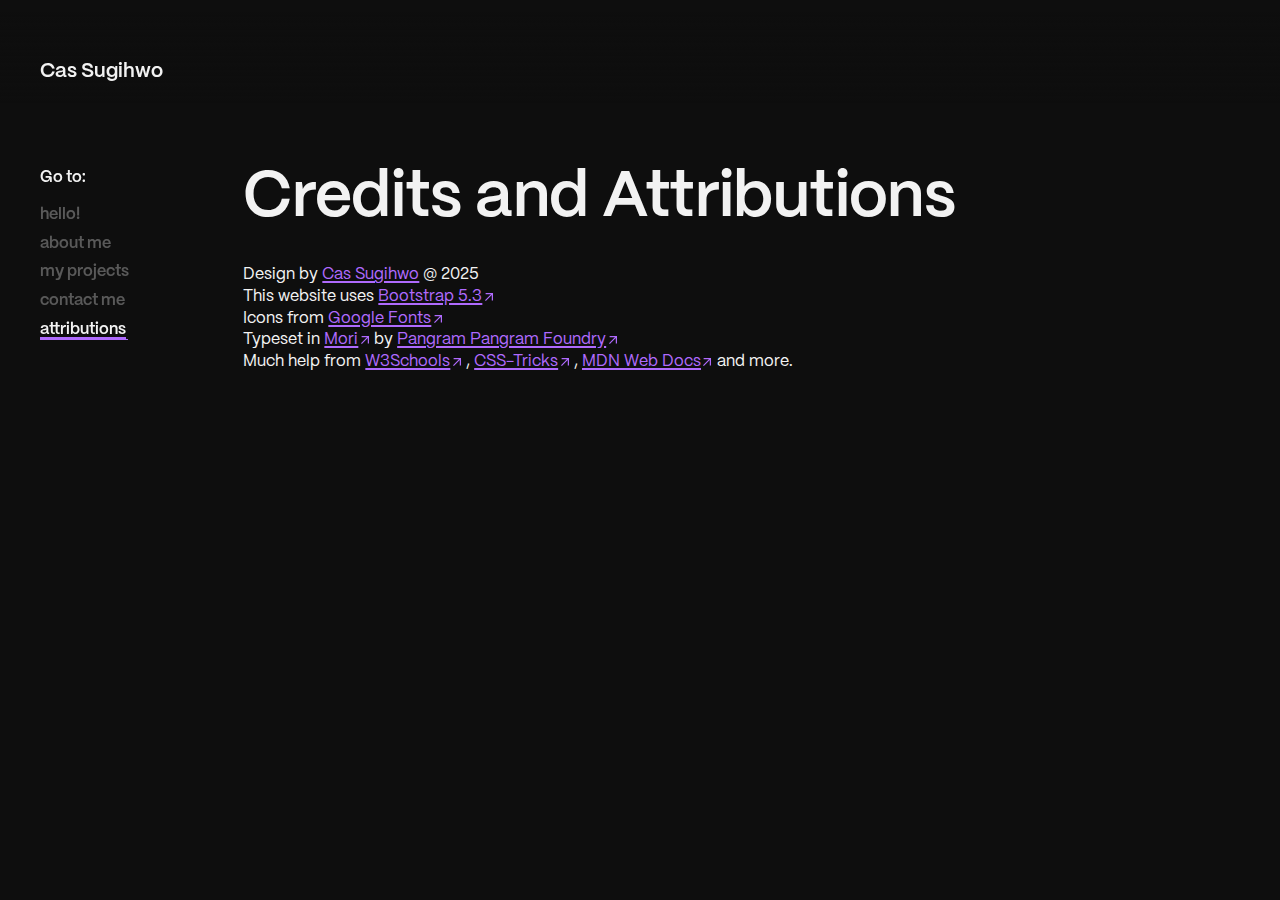
<file: public/attributions.html>
<!doctype html><html lang="en"><head><meta charset="UTF-8"><meta name="viewport" content="width=device-width,initial-scale=1"><link rel="stylesheet" href="https://cdn.jsdelivr.net/npm/bootstrap@5.3.7/dist/css/bootstrap.min.css" integrity="sha384-LN+7fdVzj6u52u30Kp6M/trliBMCMKTyK833zpbD+pXdCLuTusPj697FH4R/5mcr" crossorigin="anonymous"><link rel="stylesheet" href="styles/style.css"><link rel="stylesheet" href="styles/media-queries.css"><title>Cas Sugihwo</title></head><body class="attributions"><main><section class="section"><div class="content"><h1>Credits and Attributions</h1><p class="mb-4">Design by <a href="about.html">Cas Sugihwo</a> @ 2025</p><p>This website uses <a class="newtab" href="https://getbootstrap.com/" target="_blank">Bootstrap 5.3</a></p><p>Icons from <a class="newtab" href="https://fonts.google.com/icons" target="_blank">Google Fonts</a></p><p class="mb-4">Typeset in <a class="newtab" href="https://pangrampangram.com/products/mori" target="_blank">Mori</a> by <a class="newtab" href="https://pangrampangram.com/" target="_blank">Pangram Pangram Foundry</a></p><p>Much help from <a class="newtab" href="https://www.w3schools.com/" target="_blank">W3Schools</a> , <a class="newtab" href="https://css-tricks.com/" target="_blank">CSS-Tricks</a> , <a class="newtab" href="https://developer.mozilla.org/" target="_blank">MDN Web Docs</a> and more.</p></div></section></main><nav class="nav-list"><h2 class="nav-title">Go to:</h2><div><a href="index.html">hello!</a></div><div><a href="about.html">about me</a></div><div><a href="projects.html">my projects</a></div><div><a href="contact.html">contact me</a></div><div><a class="selected" href="attributions.html">attributions</a></div></nav><header><div class="header"><div><a class="logo" href="index.html">Cas Sugihwo</a></div><div class="hamburgermenu"><button class="menu" type="button" data-bs-toggle="offcanvas" data-bs-target="#Navigation-Menu" aria-controls="Navigation-Menu" aria-label="Navigation Menu"></button><div class="offcanvas offcanvas-end" tabindex="-1" id="Navigation-Menu"><div class="offcanvas-header"><button class="btn-close" type="button" data-bs-dismiss="offcanvas" data-bs-theme="dark" aria-label="Close"></button></div><div class="offcanvas-body"><nav class="nav-list offcanvas-nav"><h2 class="nav-title">Go to:</h2><div><a href="index.html">hello!</a></div><div><a href="about.html">about me</a></div><div><a href="projects.html">my projects</a></div><div><a href="contact.html">contact me</a></div><div><a class="selected" href="attributions.html">attributions</a></div></nav></div></div></div><div class="hamburgermenu nojs"><nav class="nav-list offcanvas-nav"><h2 class="nav-title">Go to:</h2><div><a href="index.html">hello!</a></div><div><a href="about.html">about me</a></div><div><a href="projects.html">my projects</a></div><div><a href="contact.html">contact me</a></div><div><a href="attributions.html">attributions</a></div></nav></div></div></header><script src="https://cdn.jsdelivr.net/npm/bootstrap@5.3.7/dist/js/bootstrap.bundle.min.js" integrity="sha384-ndDqU0Gzau9qJ1lfW4pNLlhNTkCfHzAVBReH9diLvGRem5+R9g2FzA8ZGN954O5Q" crossorigin="anonymous"></script></body></html>
</file>
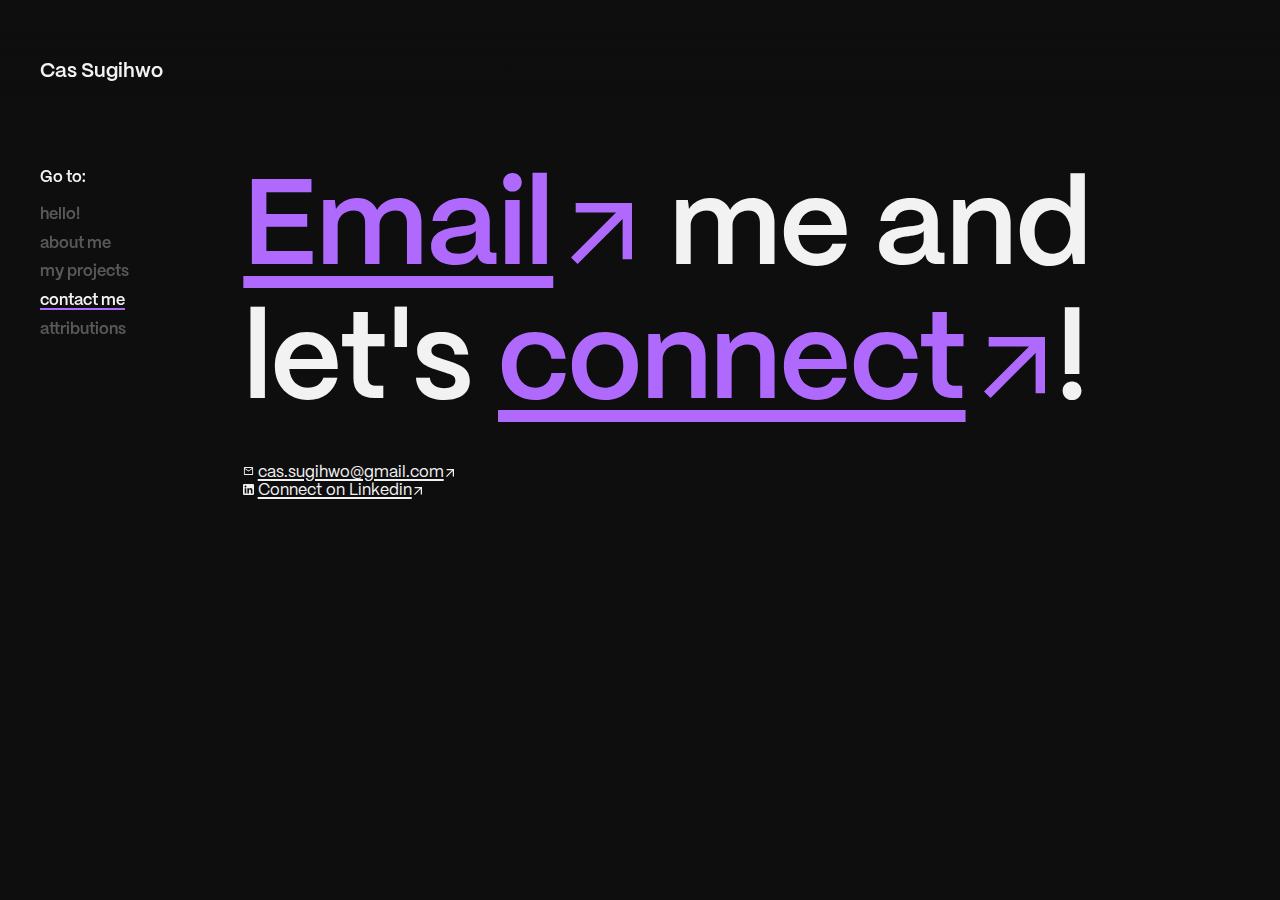
<file: public/contact.html>
<!doctype html><html lang="en"><head><meta charset="UTF-8"><meta name="viewport" content="width=device-width,initial-scale=1"><link rel="stylesheet" href="https://cdn.jsdelivr.net/npm/bootstrap@5.3.7/dist/css/bootstrap.min.css" integrity="sha384-LN+7fdVzj6u52u30Kp6M/trliBMCMKTyK833zpbD+pXdCLuTusPj697FH4R/5mcr" crossorigin="anonymous"><link rel="stylesheet" href="styles/style.css"><link rel="stylesheet" href="styles/media-queries.css"><title>Cas Sugihwo</title></head><body class="contact"><main><section class="section d-flex flex-column-reverse"><div class="content"><h1 class="evenhuger"><a class="newtab" href="mailto:cas.sugihwo@gmail.com" target="_blank">Email</a> me and let's <a class="newtab" href="https://www.linkedin.com/in/cas-sugihwo-819896234/" target="_blank">connect</a>!</h1></div><div class="container mb-4 ms-0"><div class="row"><div class="col-md mb-1"><a class="white newtab email" href="mailto:cas.sugihwo@gmail.com" target="_blank">cas.sugihwo@gmail.com</a></div><div class="col-md mb-1"><a class="white newtab linkedin" href="https://www.linkedin.com/in/cas-sugihwo-819896234/" target="_blank">Connect on Linkedin</a></div></div></div></section></main><nav class="nav-list"><h2 class="nav-title">Go to:</h2><div><a href="index.html">hello!</a></div><div><a href="about.html">about me</a></div><div><a href="projects.html">my projects</a></div><div><a class="selected" href="contact.html">contact me</a></div><div><a href="attributions.html">attributions</a></div></nav><header><div class="header"><div><a class="logo" href="index.html">Cas Sugihwo</a></div><div class="hamburgermenu"><button class="menu" type="button" data-bs-toggle="offcanvas" data-bs-target="#Navigation-Menu" aria-controls="Navigation-Menu" aria-label="Navigation Menu"></button><div class="offcanvas offcanvas-end" tabindex="-1" id="Navigation-Menu"><div class="offcanvas-header"><button class="btn-close" type="button" data-bs-dismiss="offcanvas" data-bs-theme="dark" aria-label="Close"></button></div><div class="offcanvas-body"><nav class="nav-list offcanvas-nav"><h2 class="nav-title">Go to:</h2><div><a href="index.html">hello!</a></div><div><a href="about.html">about me</a></div><div><a href="projects.html">my projects</a></div><div><a class="selected" href="contact.html">contact me</a></div><div><a href="attributions.html">attributions</a></div></nav></div></div></div><div class="hamburgermenu nojs"><nav class="nav-list offcanvas-nav"><h2 class="nav-title">Go to:</h2><div><a href="index.html">hello!</a></div><div><a href="about.html">about me</a></div><div><a href="projects.html">my projects</a></div><div><a href="contact.html">contact me</a></div><div><a href="attributions.html">attributions</a></div></nav></div></div></header><script src="https://cdn.jsdelivr.net/npm/bootstrap@5.3.7/dist/js/bootstrap.bundle.min.js" integrity="sha384-ndDqU0Gzau9qJ1lfW4pNLlhNTkCfHzAVBReH9diLvGRem5+R9g2FzA8ZGN954O5Q" crossorigin="anonymous"></script></body></html>
</file>
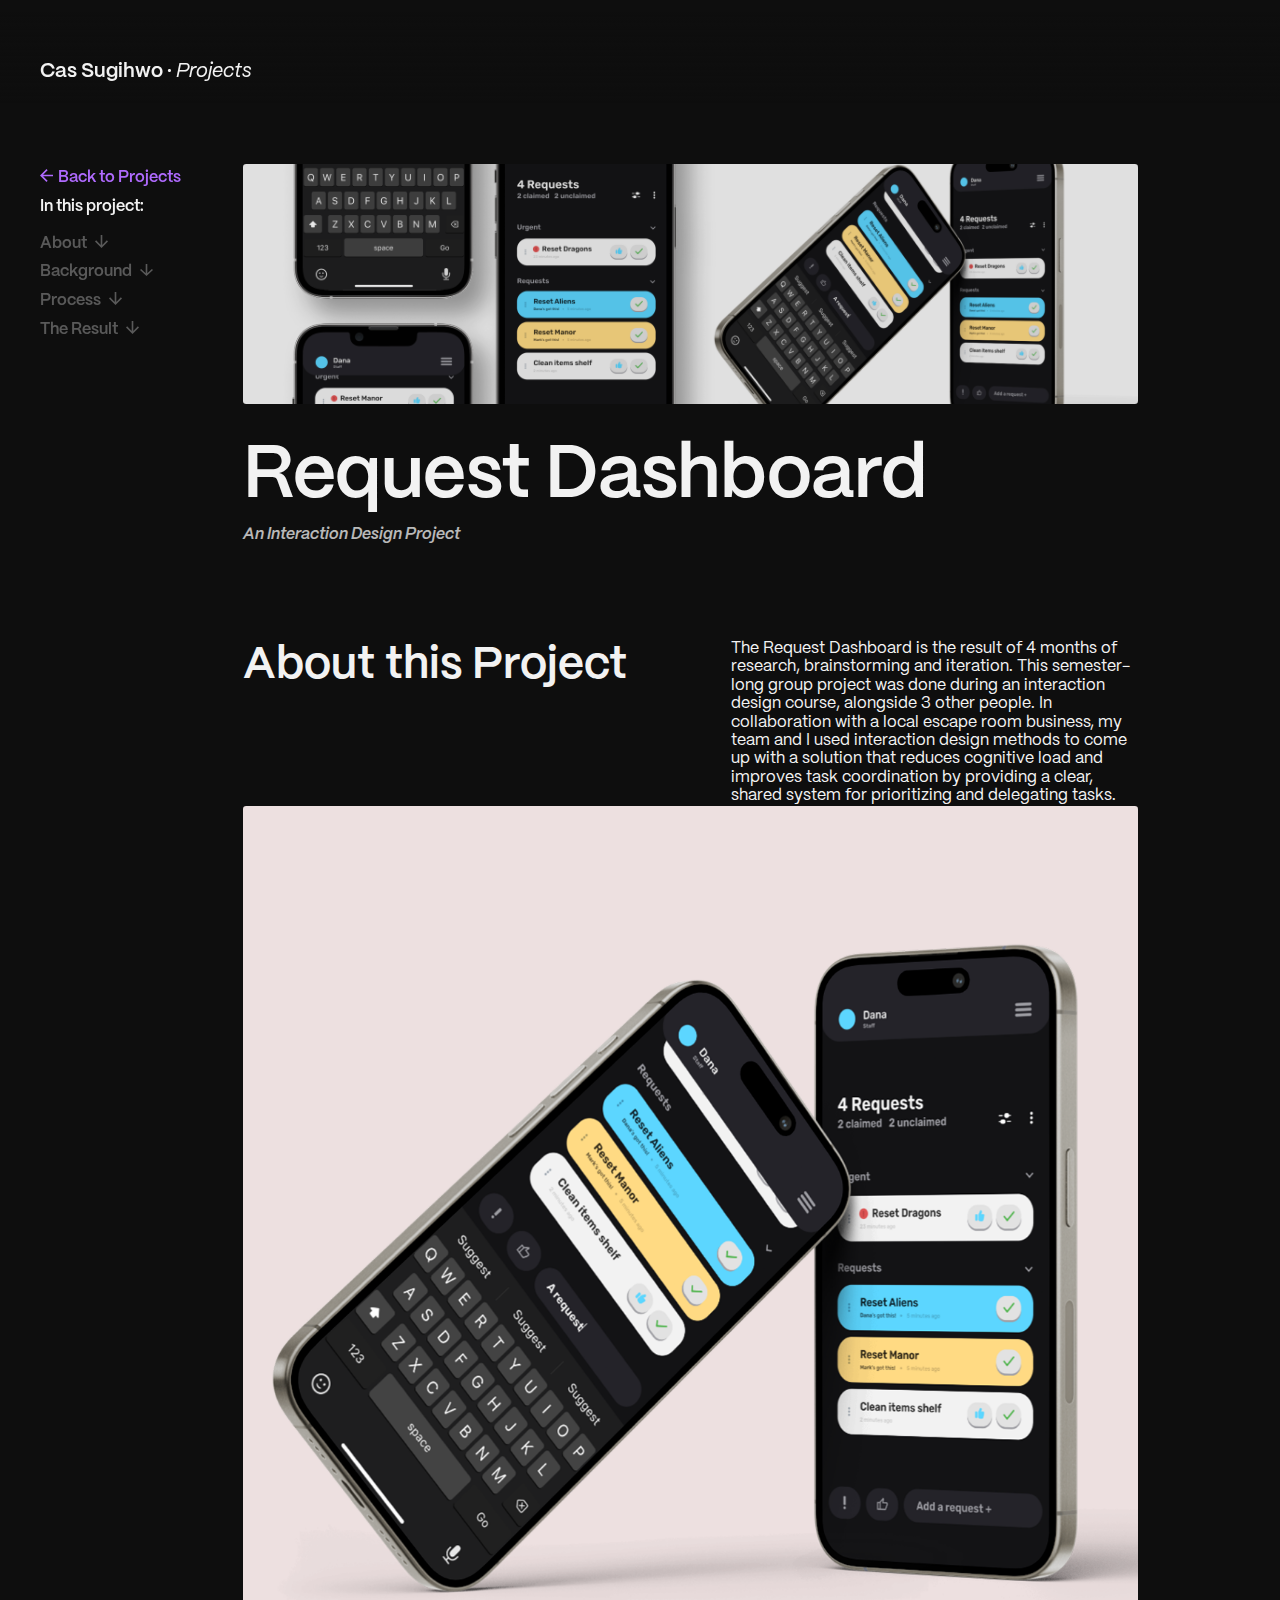
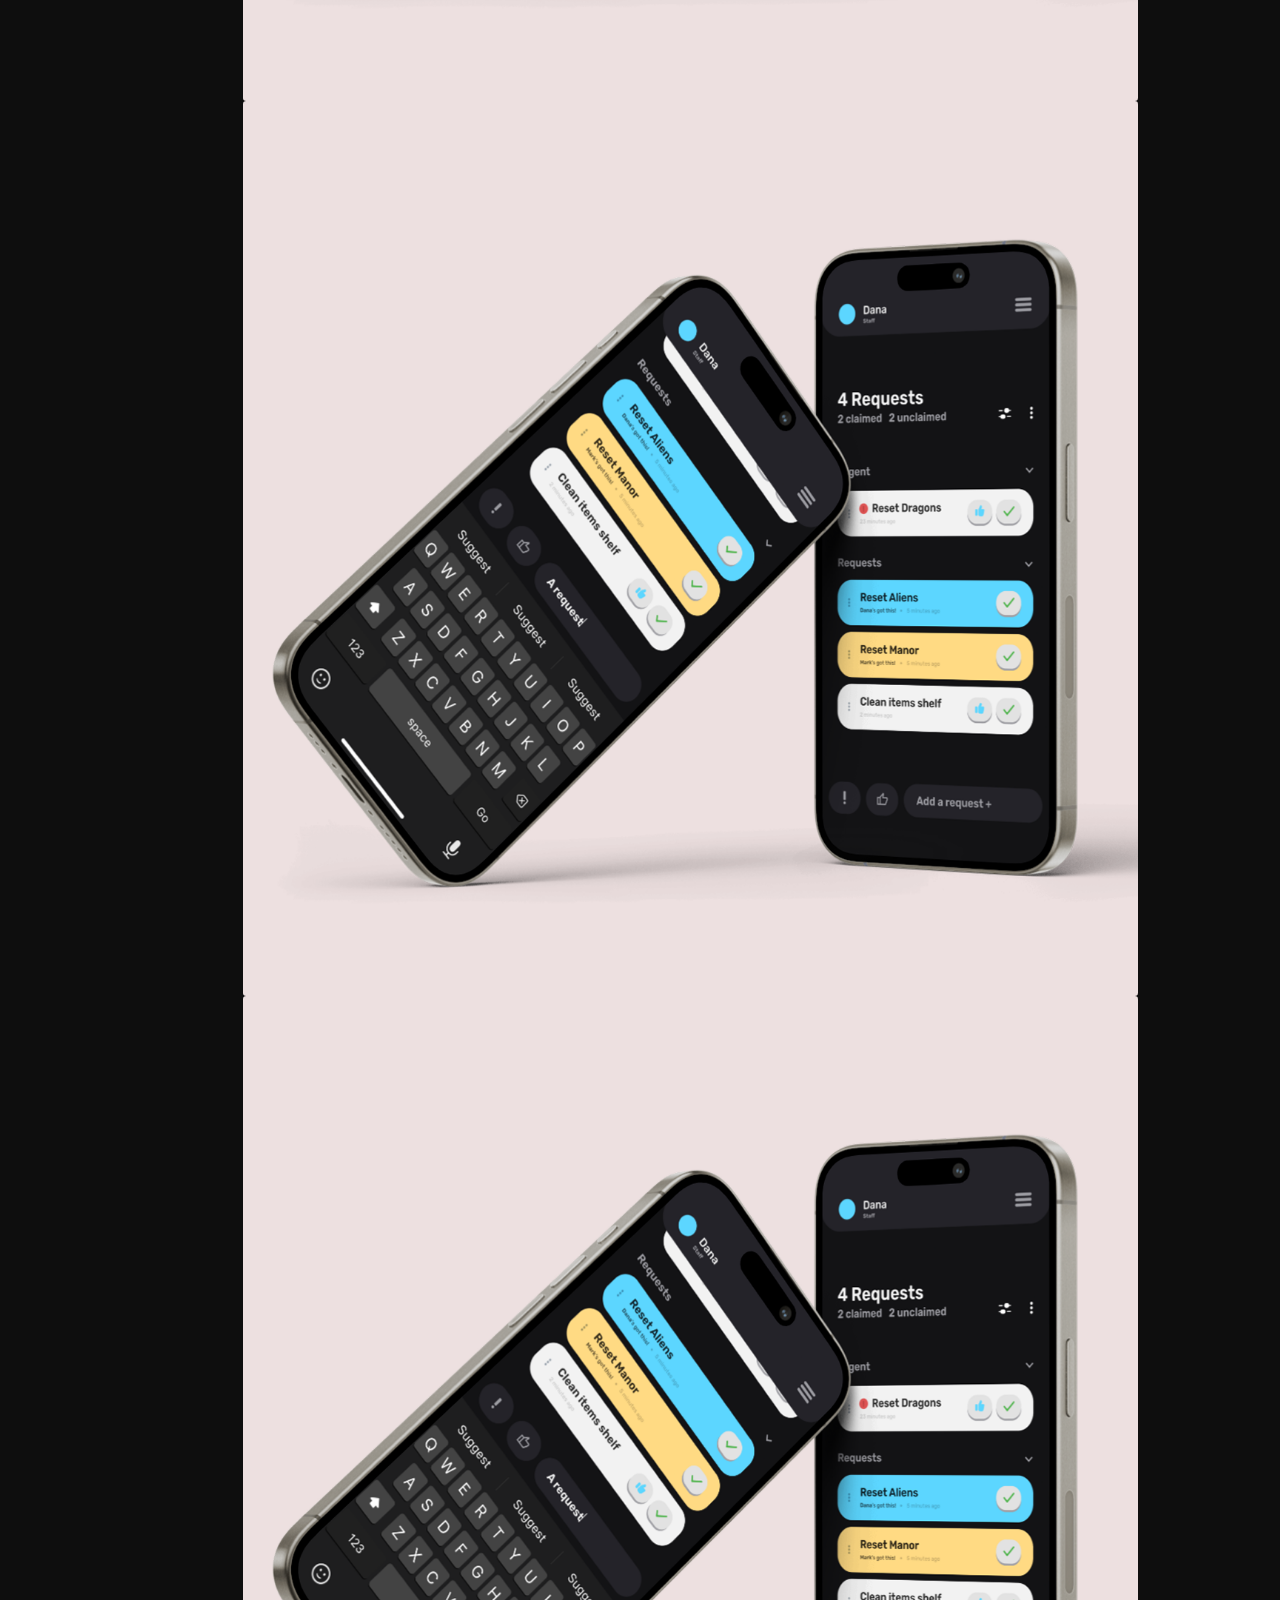
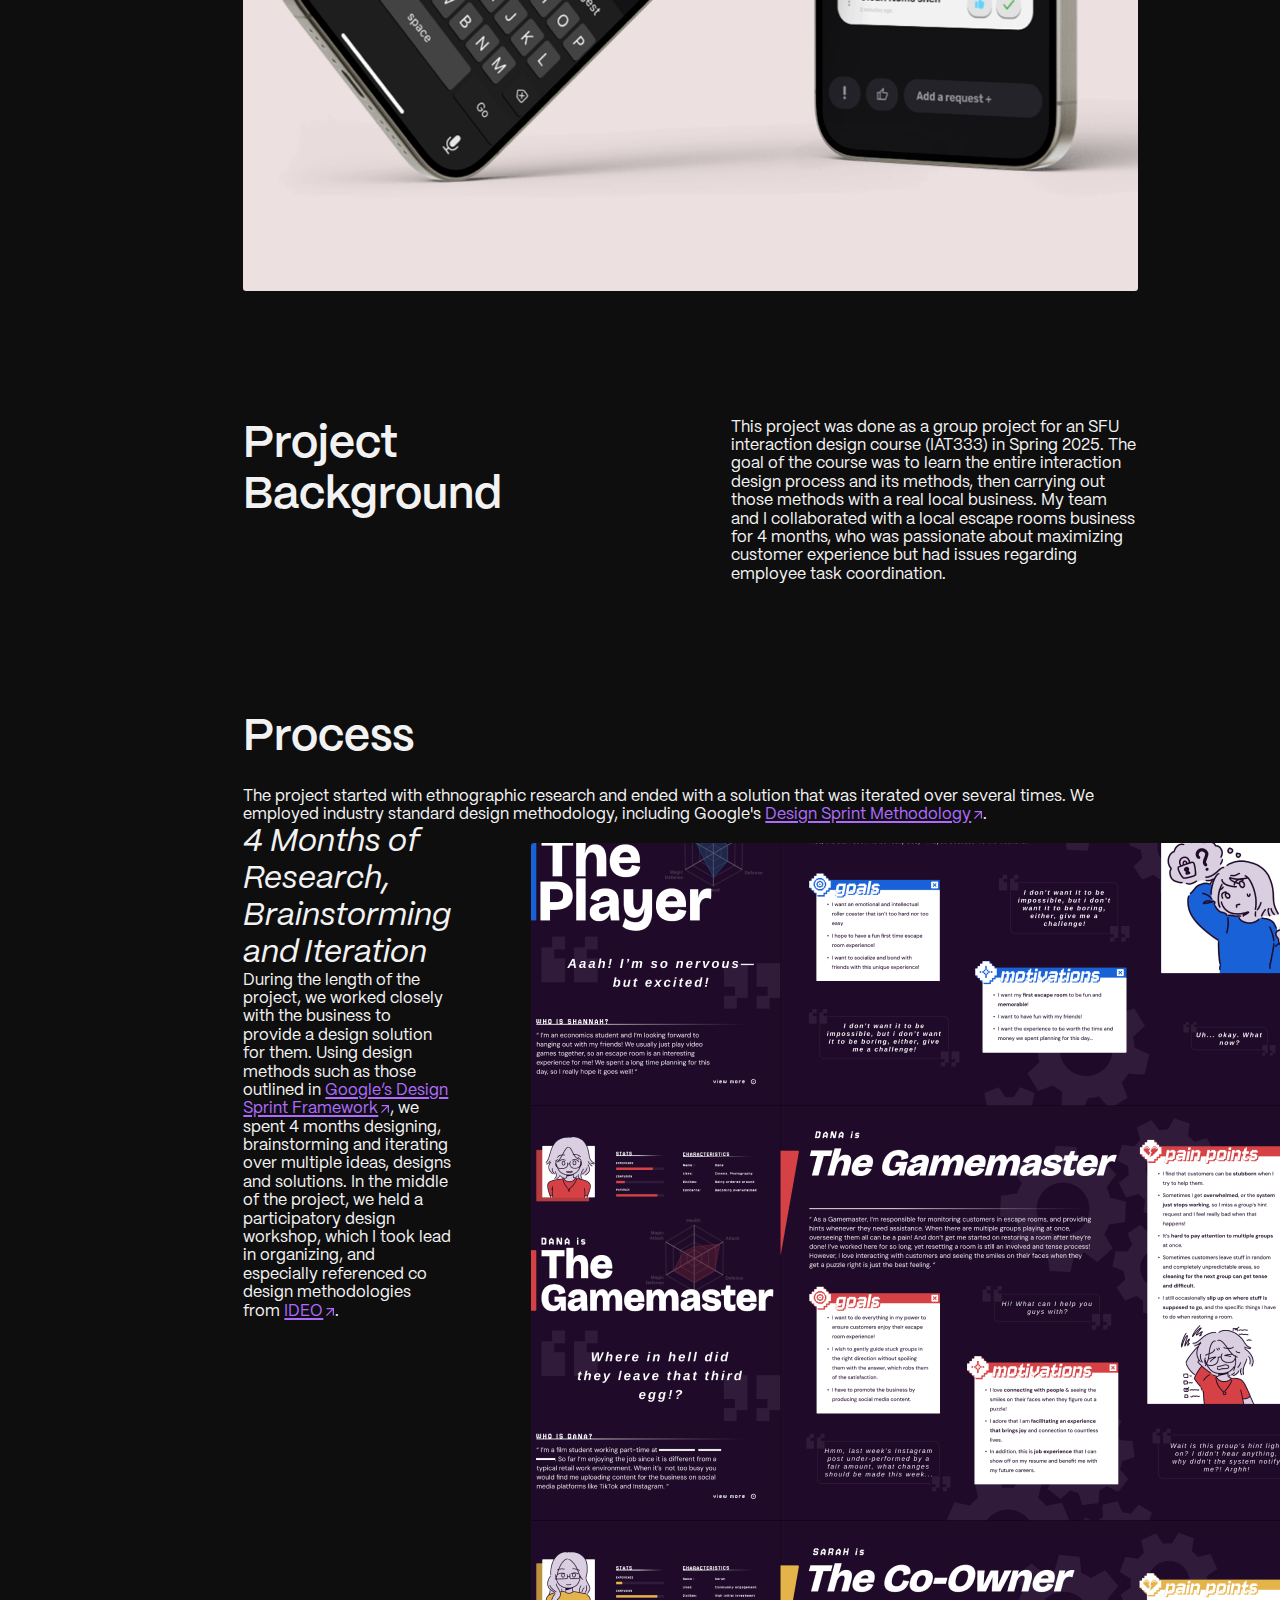
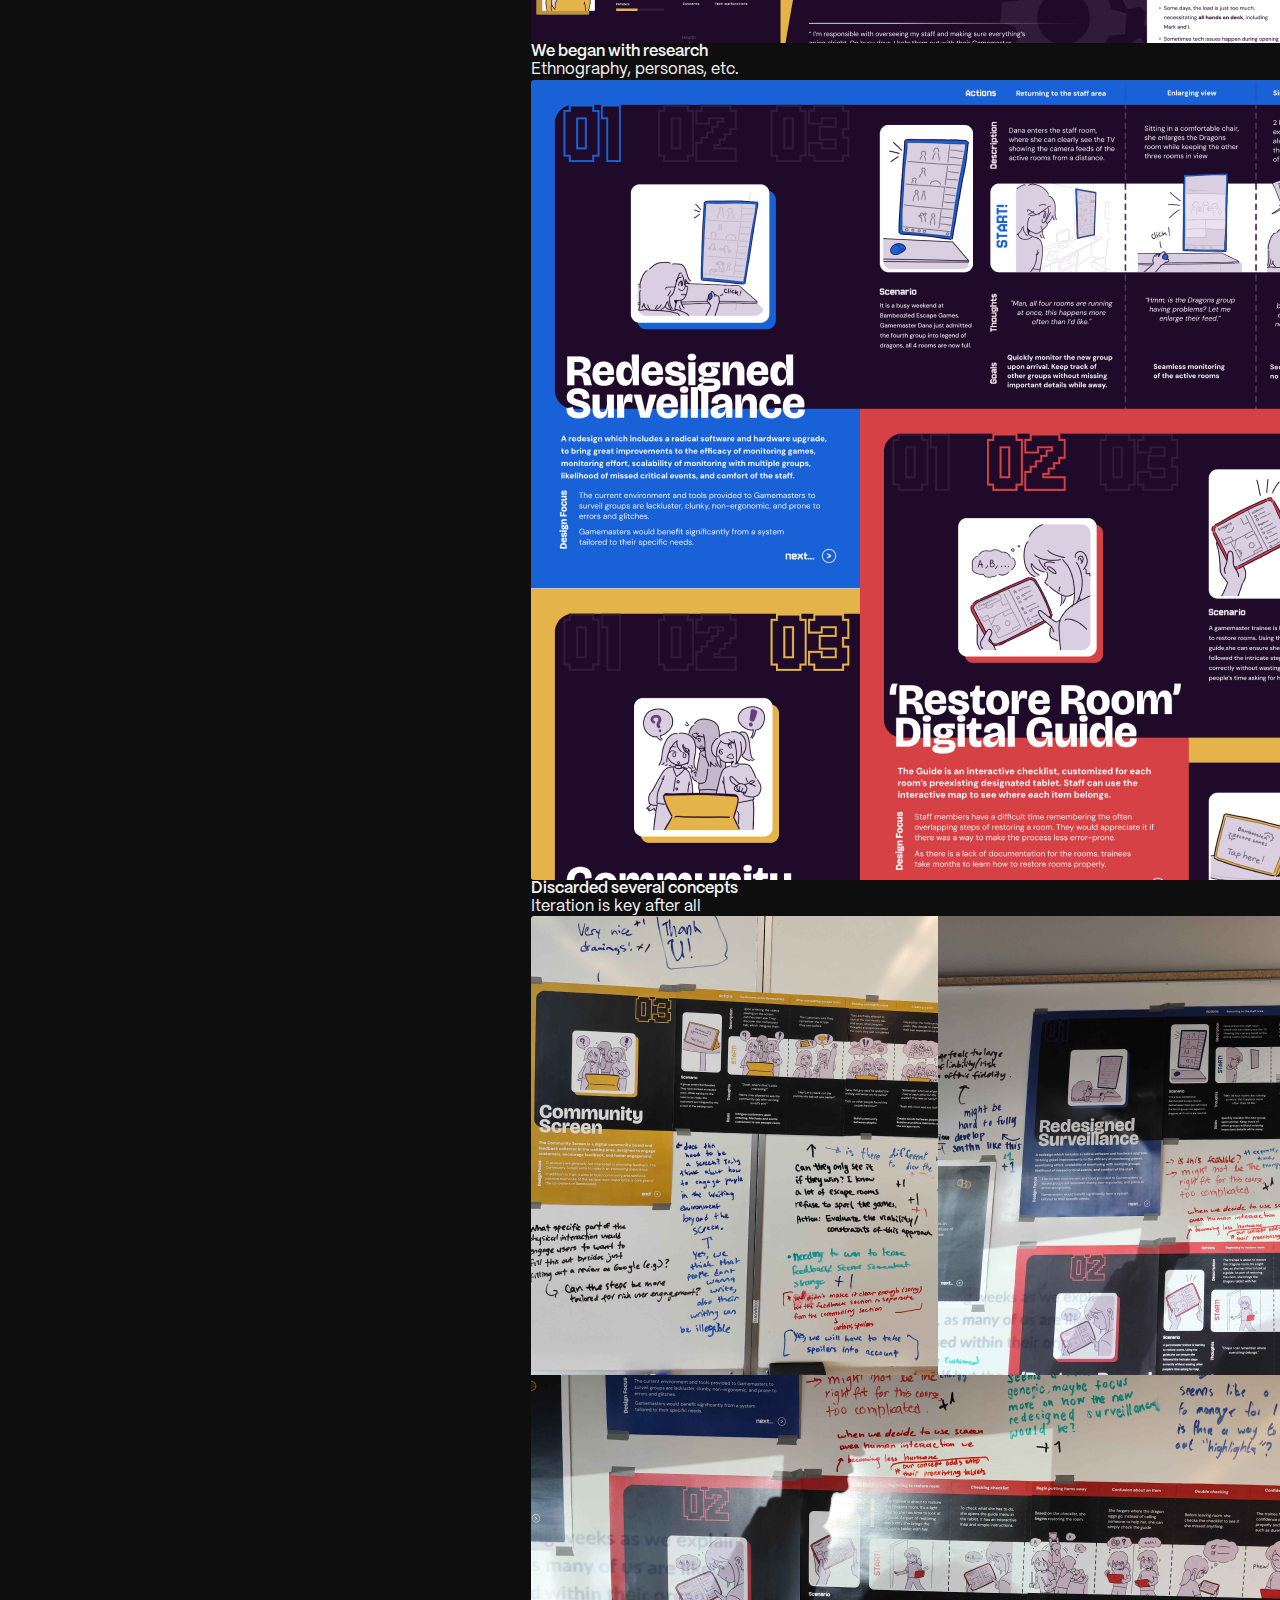
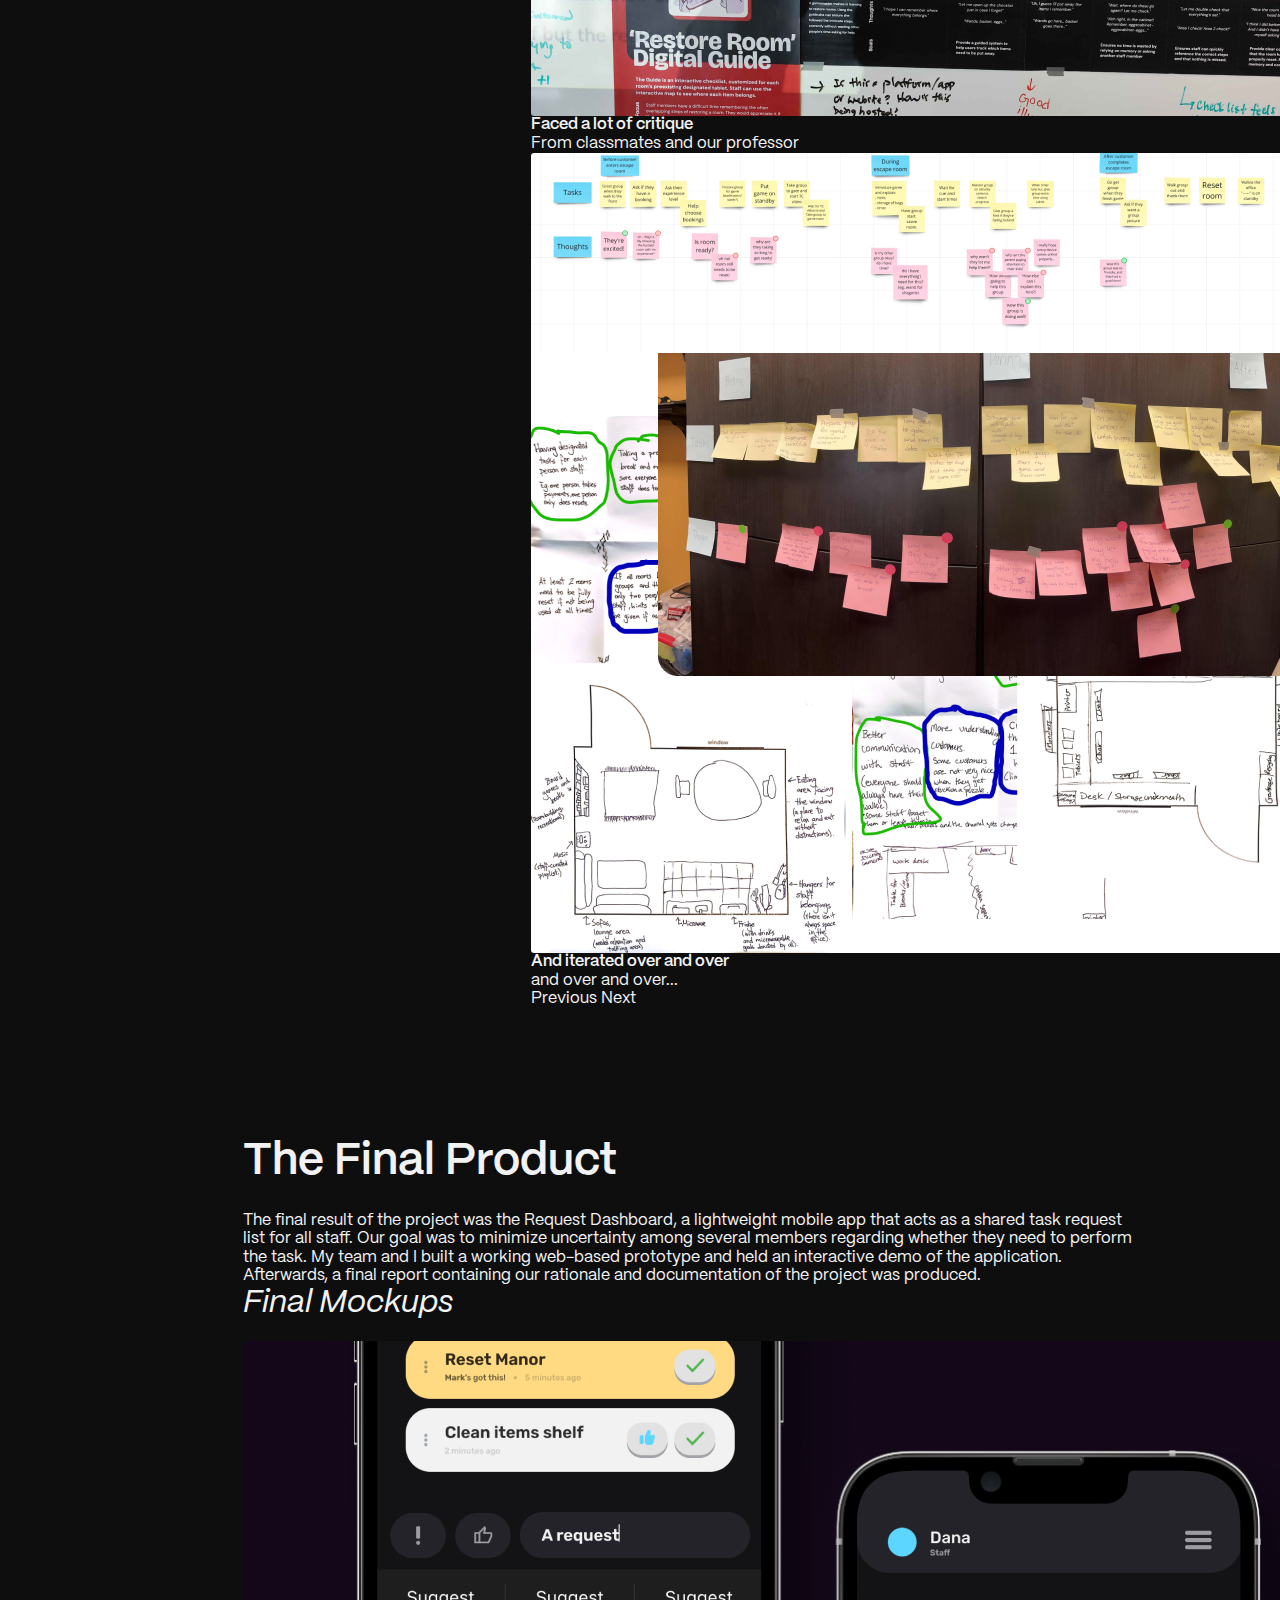
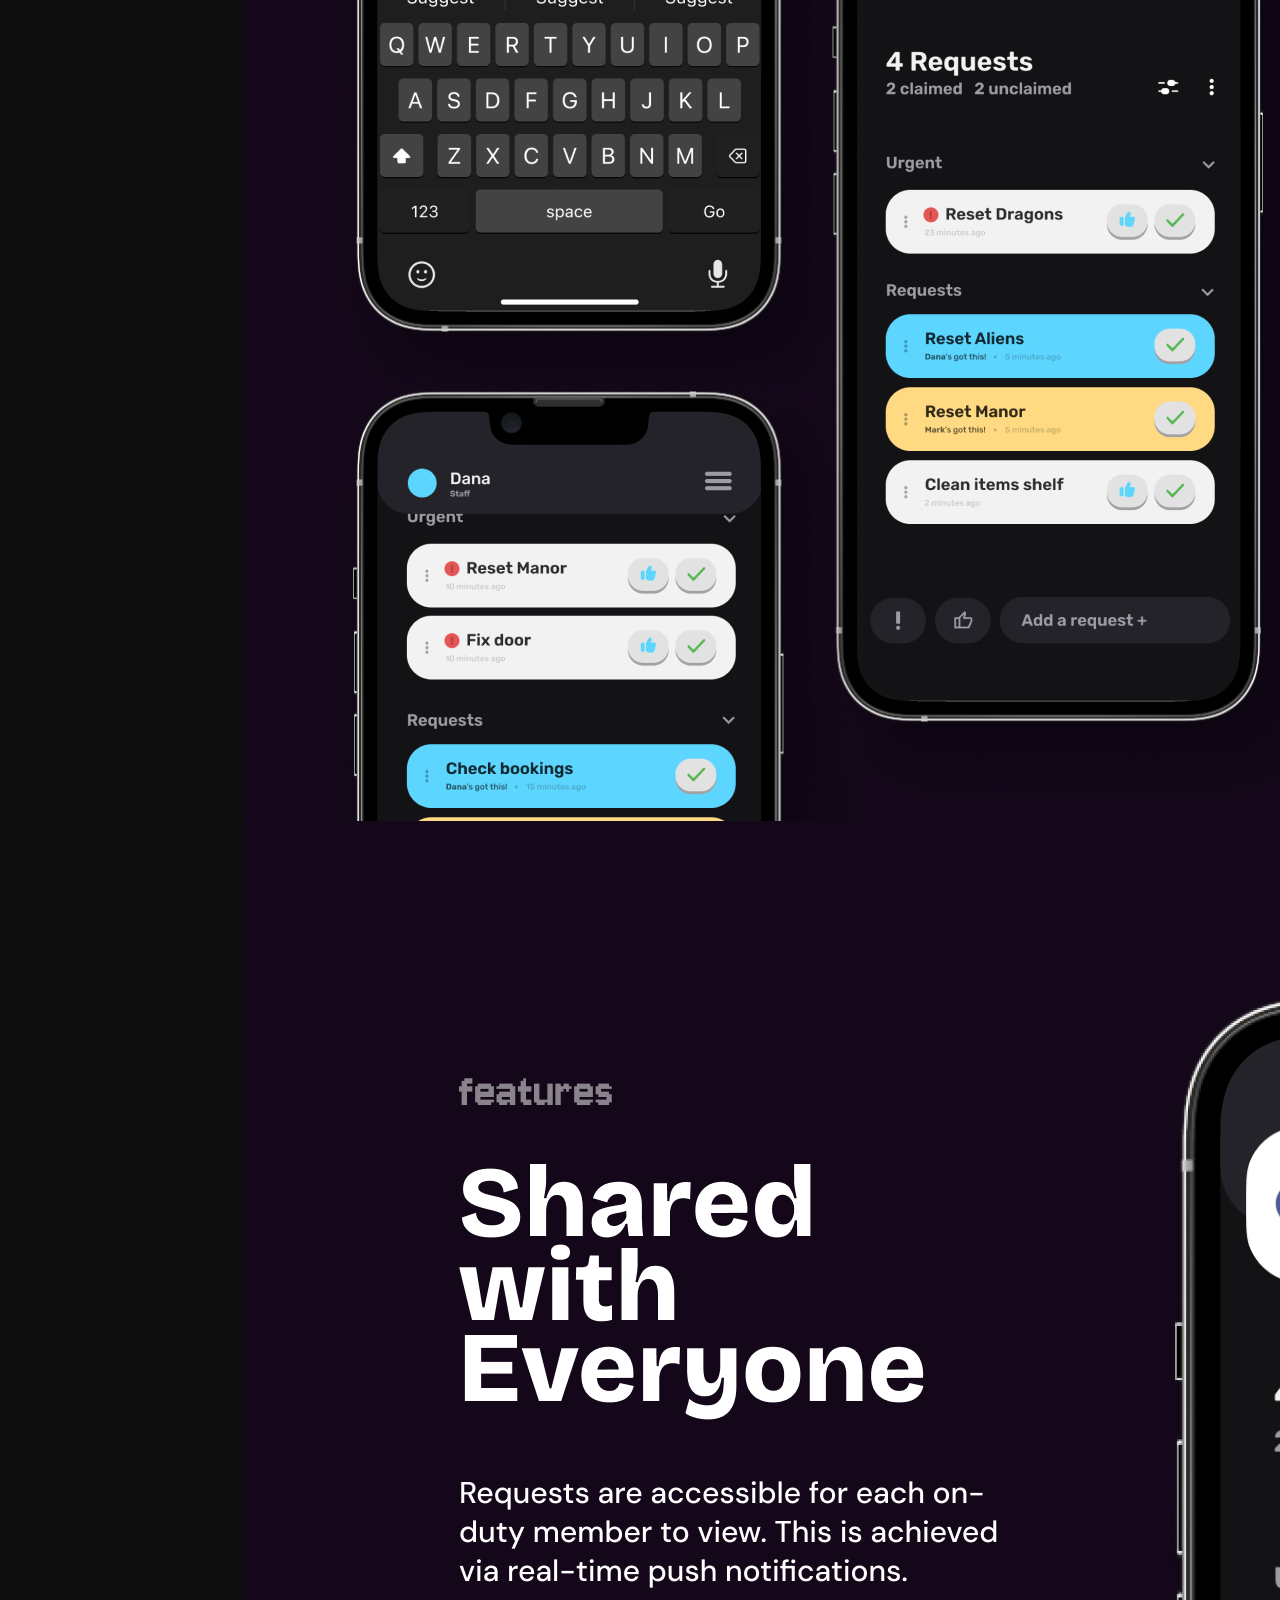
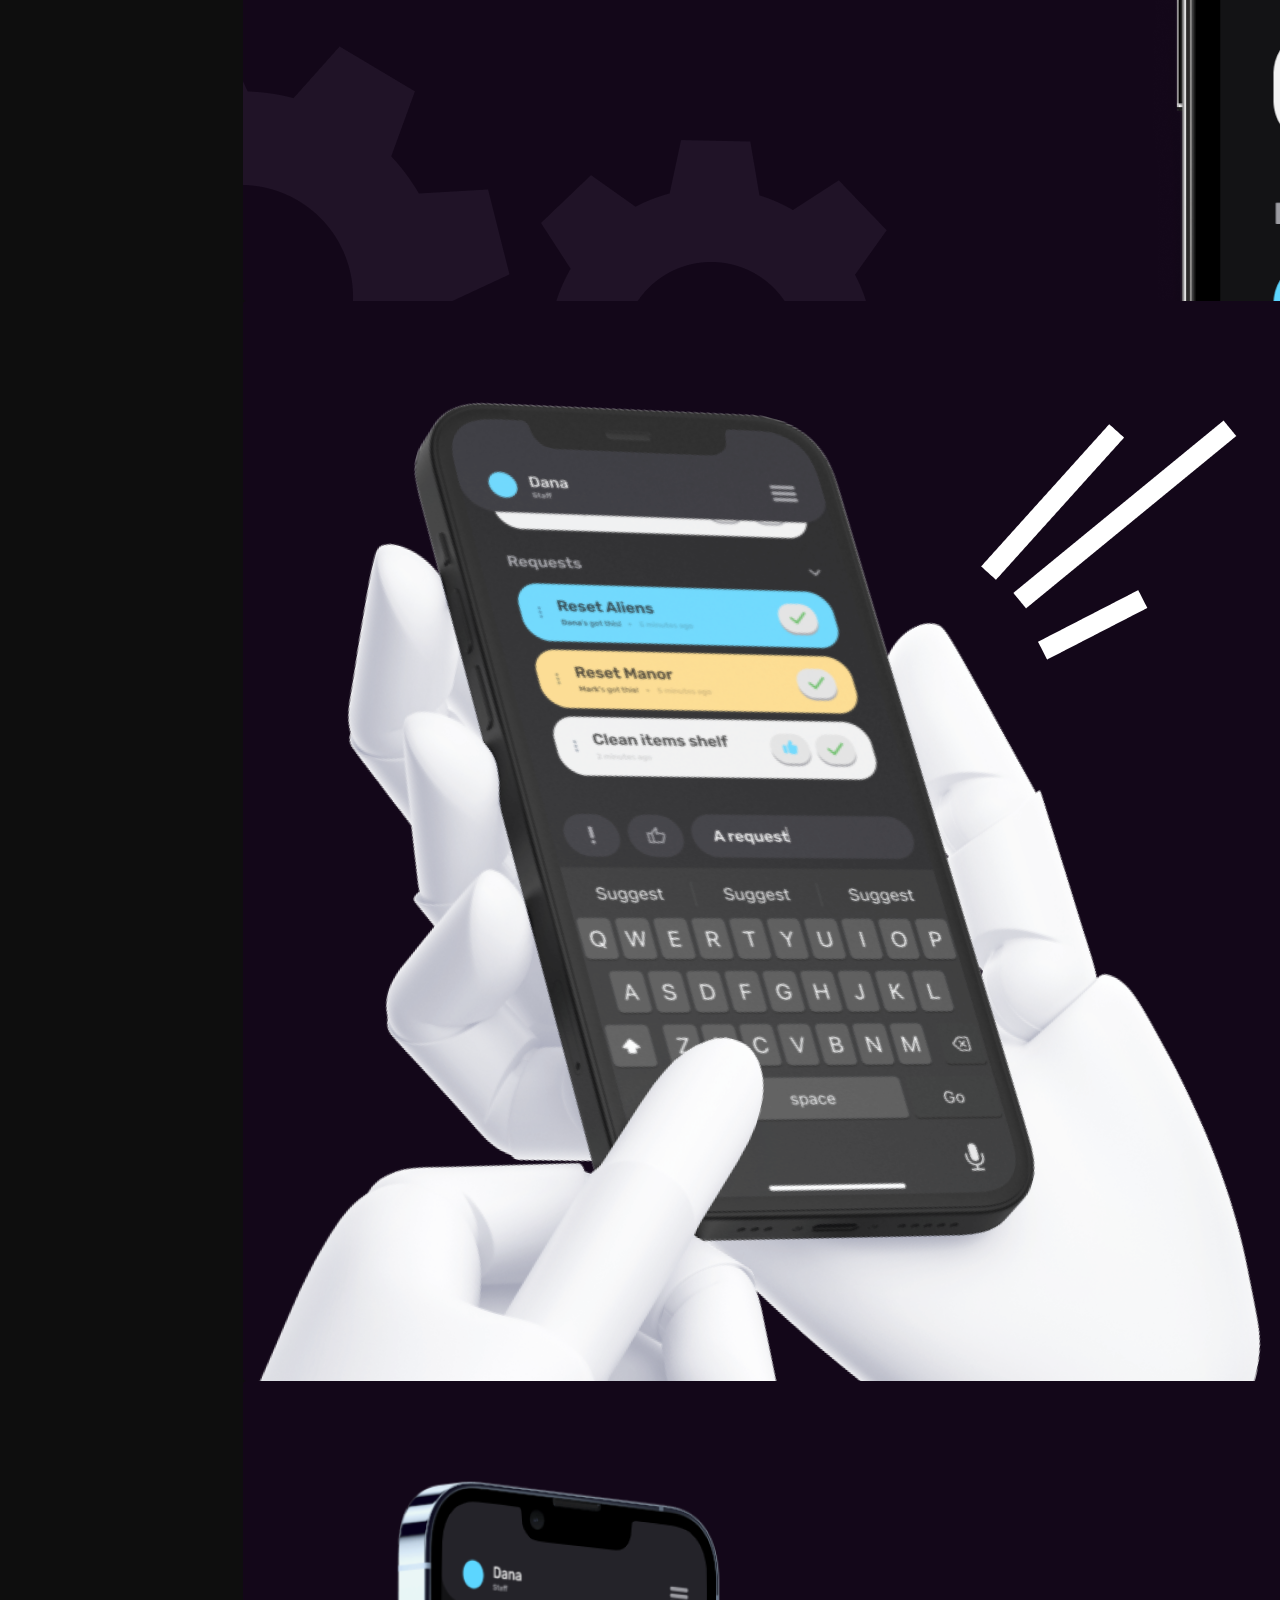
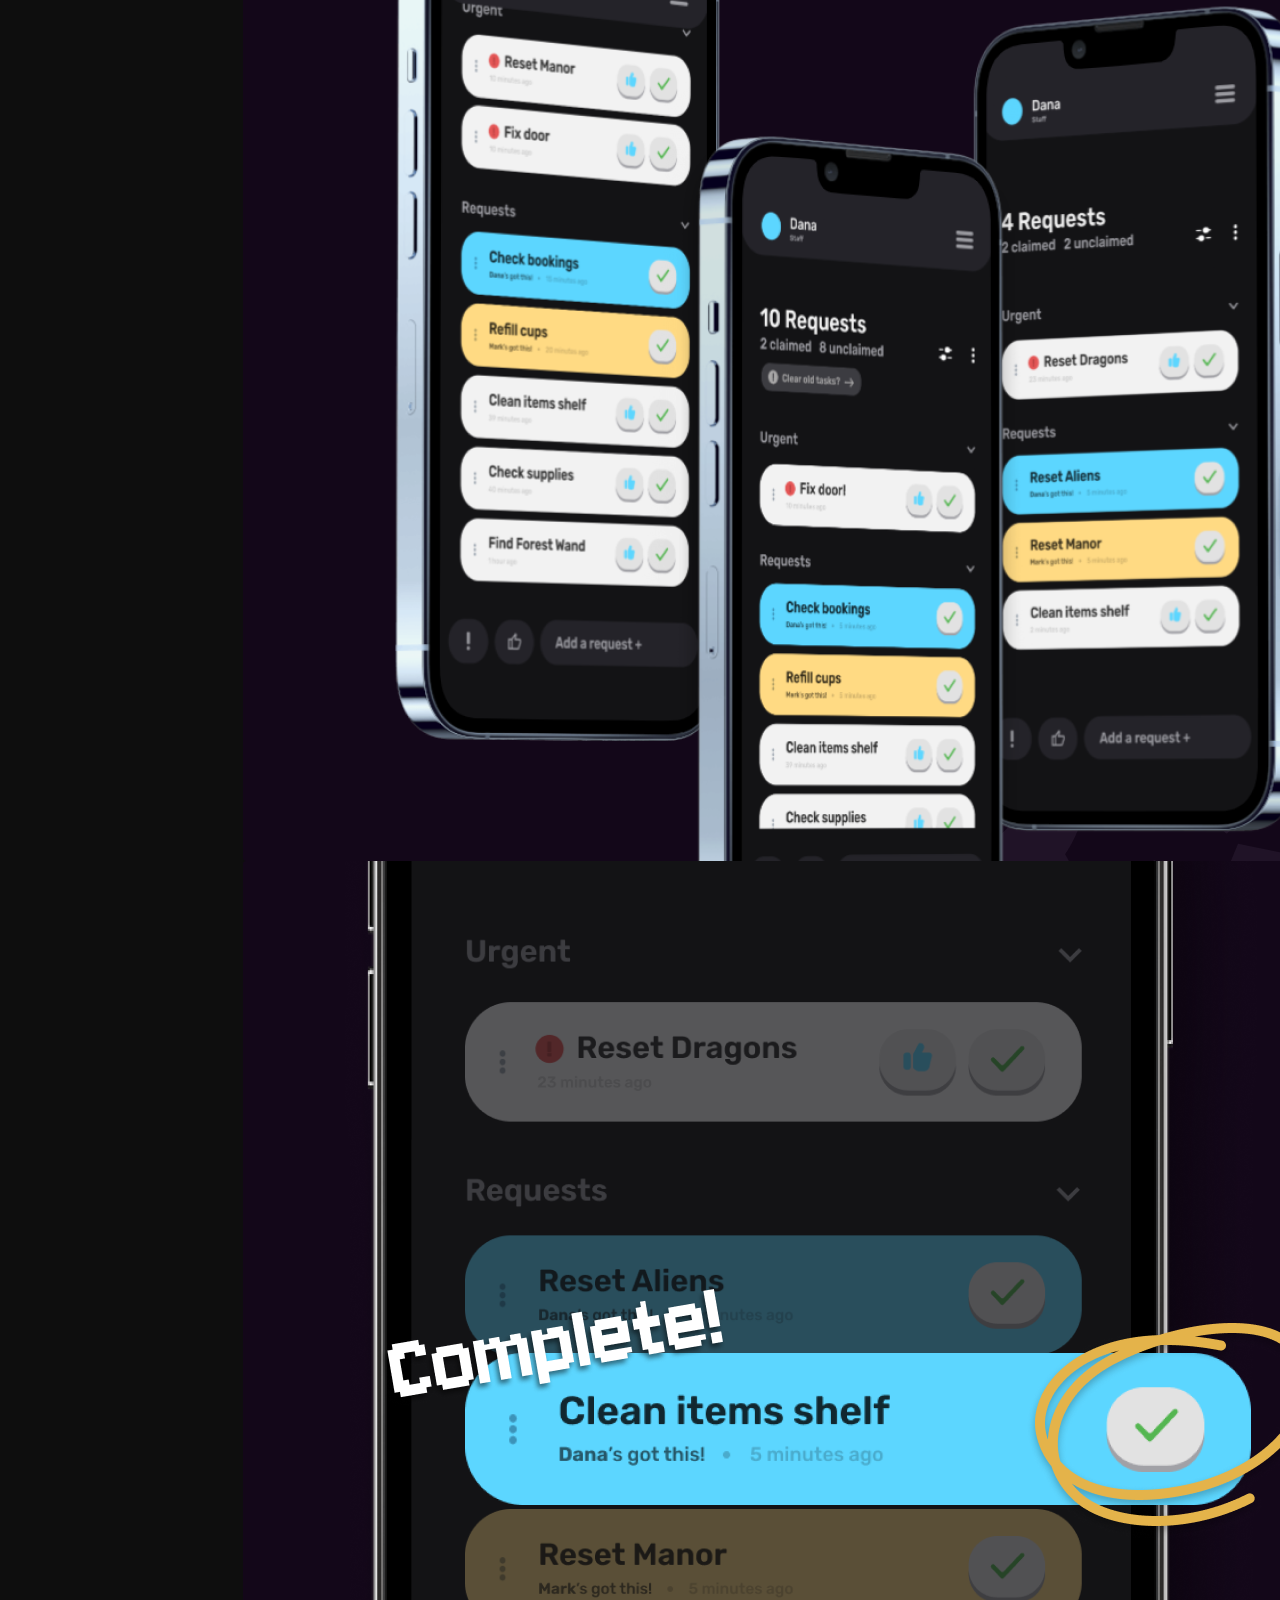
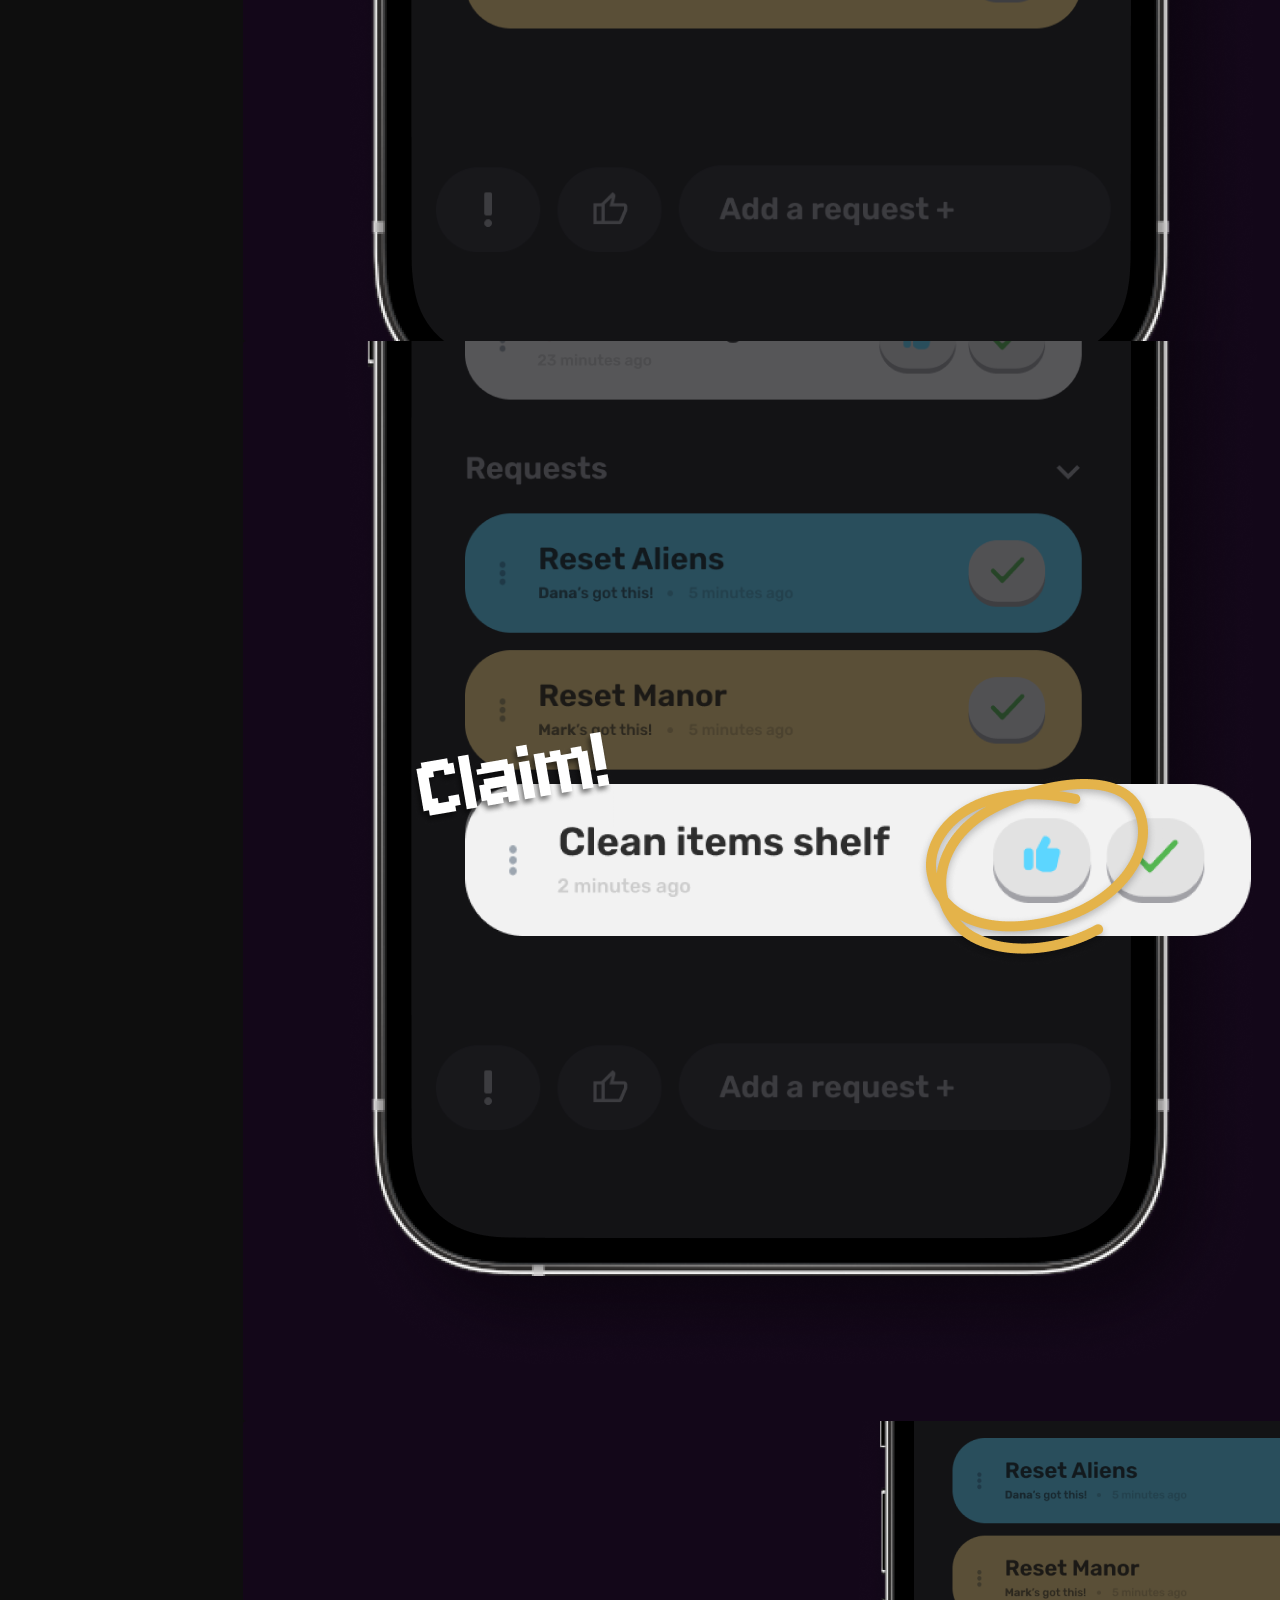
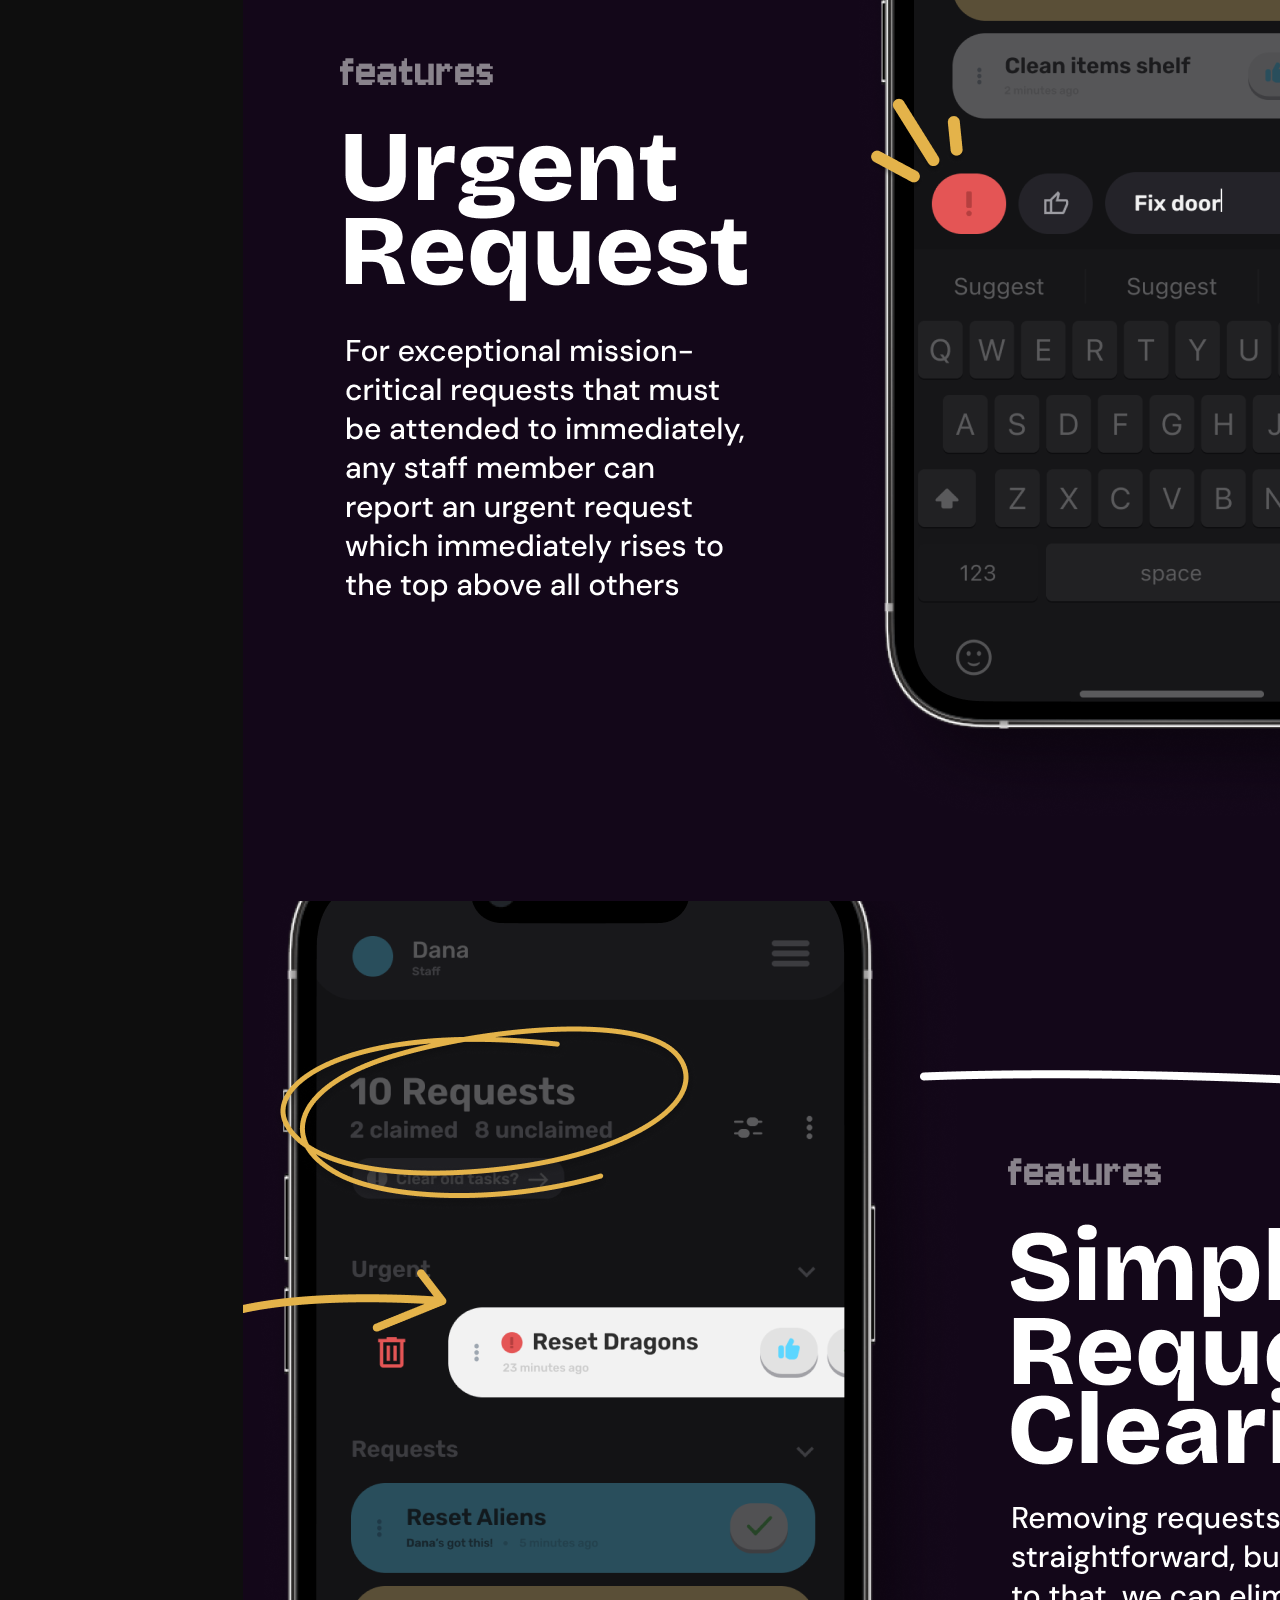
<file: public/projects/request_dashboard.html>
<!doctype html><html lang="en"><head><meta charset="UTF-8"><meta name="viewport" content="width=device-width,initial-scale=1"><link rel="stylesheet" href="https://cdn.jsdelivr.net/npm/bootstrap@5.3.7/dist/css/bootstrap.min.css" integrity="sha384-LN+7fdVzj6u52u30Kp6M/trliBMCMKTyK833zpbD+pXdCLuTusPj697FH4R/5mcr" crossorigin="anonymous"><link rel="stylesheet" href="../styles/style.css"><link rel="stylesheet" href="../styles/media-queries.css"><title>Cas Sugihwo</title></head><body class="project-article undefined"><main><section class="section"><div class="project-header"><div><h1 class="huge">Request Dashboard</h1><p class="subtitle">An Interaction Design Project</p></div><img class="banner" src="../assets/img/projects/request-dashboard/project_request-dashboard_banner.png" alt="Banner of Request Dashboard. Mobile mockups of the request dashboard are displayed." loading="lazy"></div><div class="content about" id="about"><div class="block-2-col"><h2>About this Project</h2><p>The Request Dashboard is the result of 4 months of research, brainstorming and iteration. This semester-long group project was done during an interaction design course, alongside 3 other people. In collaboration with a local escape room business, my team and I used interaction design methods to come up with a solution that reduces cognitive load and improves task coordination by providing a clear, shared system for prioritizing and delegating tasks.</p></div><div class="container mt-5"><div class="row g-1"><div class="col-md-4"><img class="square" src="../assets/img/projects/request-dashboard/project_request-dashboard_mock-01_thumbnail.png" alt="Placeholder Image 1" loading="lazy"></div><div class="col-md-4"><img class="square" src="../assets/img/projects/request-dashboard/project_request-dashboard_mock-01_thumbnail.png" alt="Placeholder Image 2" loading="lazy"></div><div class="col-md-4"><img class="square" src="../assets/img/projects/request-dashboard/project_request-dashboard_mock-01_thumbnail.png" alt="Placeholder Image 3" loading="lazy"></div></div></div></div><div class="content background" id="background"><div class="block-2-col"><h2>Project Background</h2><p>This project was done as a group project for an SFU interaction design course (IAT333) in Spring 2025. The goal of the course was to learn the entire interaction design process and its methods, then carrying out those methods with a real local business. My team and I collaborated with a local escape rooms business for 4 months, who was passionate about maximizing customer experience but had issues regarding employee task coordination.</p></div></div><div class="content process" id="process"><h2>Process</h2><p class="mb-5">The project started with ethnographic research and ended with a solution that was iterated over several times. We employed industry standard design methodology, including Google's <a class="newtab" href="https://designsprintkit.withgoogle.com/methodology" target="_blank">Design Sprint Methodology</a>.</p><div class="block-2-col-inv mt-2"><div class="mt-2"><h3 class="mb-3">4 Months of Research, Brainstorming and Iteration</h3><p class="mb-3">During the length of the project, we worked closely with the business to provide a design solution for them. Using design methods such as those outlined in <a class="newtab" href="https://designsprintkit.withgoogle.com/methodology" target="_blank">Google’s Design Sprint Framework</a>, we spent 4 months designing, brainstorming and iterating over multiple ideas, designs and solutions. In the middle of the project, we held a participatory design workshop, which I took lead in organizing, and especially referenced co design methodologies from <a class="newtab" href="https://www.designkit.org/methods.html" target="_blank">IDEO</a>.</p></div><div><div class="carousel slide" id="processCarousel"><div class="carousel-indicators"><button class="active" type="button" data-bs-target="#processCarousel" data-bs-slide-to="0" aria-current="true" aria-label="Slide 1"></button> <button type="button" data-bs-target="#processCarousel" data-bs-slide-to="1" aria-label="Slide 2"></button> <button type="button" data-bs-target="#processCarousel" data-bs-slide-to="2" aria-label="Slide 3"></button> <button type="button" data-bs-target="#processCarousel" data-bs-slide-to="3" aria-label="Slide 4"></button></div><div class="carousel-inner"><div class="carousel-item active"><img class="opacity-50 d-block w-100" src="../assets/img/projects/request-dashboard/project_request-dashboard_process_01.png" alt="Collage of personas"><div class="carousel-caption d-none d-md-block"><h4>We began with research</h4><p>Ethnography, personas, etc.</p></div></div><div class="carousel-item"><img class="opacity-50 d-block w-100" src="../assets/img/projects/request-dashboard/project_request-dashboard_process_02.png" alt="Collage of discarded concepts and storyboards"><div class="carousel-caption d-none d-md-block"><h4>Discarded several concepts</h4><p>Iteration is key after all</p></div></div><div class="carousel-item"><img class="opacity-50 d-block w-100" src="../assets/img/projects/request-dashboard/project_request-dashboard_process_03.png" alt="Collage of critique written on a whiteboard"><div class="carousel-caption d-none d-md-block"><h4>Faced a lot of critique</h4><p>From classmates and our professor</p></div></div><div class="carousel-item"><img class="opacity-50 d-block w-100" src="../assets/img/projects/request-dashboard/project_request-dashboard_process_04.png" alt="Collage of post its, scribbles, and other artifacts of the iteration process"><div class="carousel-caption d-none d-md-block"><h4>And iterated over and over</h4><p>and over and over...</p></div></div></div><button class="carousel-control-prev" type="button" data-bs-target="#processCarousel" data-bs-slide="prev"><span class="carousel-control-prev-icon" aria-hidden="true"></span><span class="visually-hidden">Previous</span></button> <button class="carousel-control-next" type="button" data-bs-target="#processCarousel" data-bs-slide="next"><span class="carousel-control-next-icon" aria-hidden="true"></span><span class="visually-hidden">Next</span></button></div><div class="carousel nojs"><div class="horizontal-scroll mb-5"><img class="opacity-50 d-block w-100" src="../assets/img/projects/request-dashboard/project_request-dashboard_process_01.png" alt="Collage of personas"><img class="opacity-50 d-block w-100" src="../assets/img/projects/request-dashboard/project_request-dashboard_process_02.png" alt="Collage of discarded concepts and storyboards"><img class="opacity-50 d-block w-100" src="../assets/img/projects/request-dashboard/project_request-dashboard_process_03.png" alt="Collage of critique written on a whiteboard"><img class="opacity-50 d-block w-100" src="../assets/img/projects/request-dashboard/project_request-dashboard_process_04.png" alt="Collage of post its, scribbles, and other artifacts of the iteration process"></div></div></div></div></div><div class="content result" id="result"><h2>The Final Product</h2><p class="mb-5">The final result of the project was the Request Dashboard, a lightweight mobile app that acts as a shared task request list for all staff. Our goal was to minimize uncertainty among several members regarding whether they need to perform the task. My team and I built a working web-based prototype and held an interactive demo of the application. Afterwards, a final report containing our rationale and documentation of the project was produced.</p><div class="block-2-col-inv mt-5"><h3 class="mb-3">Final Mockups</h3></div><div class="horizontal-scroll mb-5"><img class="landscape" src="../assets/img/projects/request-dashboard/project_request-dashboard_slide_mock-01.png" alt="Page 1 of final project report" loading="lazy"><img class="landscape" src="../assets/img/projects/request-dashboard/project_request-dashboard_slide_mock-02.png" alt="Page 2 of final project report" loading="lazy"><img class="landscape" src="../assets/img/projects/request-dashboard/project_request-dashboard_slide_mock-03.png" alt="Page 3 of final project report" loading="lazy"></div><div class="mt-5 mb-5"><div class="carousel slide" id="mockupCarousel"><div class="carousel-indicators"><button class="active" type="button" data-bs-target="#mockupCarousel" data-bs-slide-to="0" aria-current="true" aria-label="Slide 1"></button> <button type="button" data-bs-target="#mockupCarousel" data-bs-slide-to="1" aria-label="Slide 2"></button> <button type="button" data-bs-target="#mockupCarousel" data-bs-slide-to="2" aria-label="Slide 3"></button> <button type="button" data-bs-target="#mockupCarousel" data-bs-slide-to="3" aria-label="Slide 4"></button> <button type="button" data-bs-target="#mockupCarousel" data-bs-slide-to="4" aria-label="Slide 5"></button> <button type="button" data-bs-target="#mockupCarousel" data-bs-slide-to="5" aria-label="Slide 6"></button> <button type="button" data-bs-target="#mockupCarousel" data-bs-slide-to="6" aria-label="Slide 7"></button> <button type="button" data-bs-target="#mockupCarousel" data-bs-slide-to="7" aria-label="Slide 8"></button></div><div class="carousel-inner"><div class="carousel-item active"><img class="opacity-75 d-block w-100" src="../assets/img/projects/request-dashboard/project_request-dashboard_slide_presentation-01.png" alt="Request Dashboard Presentation slide 1"></div><div class="carousel-item"><img class="opacity-75 d-block w-100" src="../assets/img/projects/request-dashboard/project_request-dashboard_slide_presentation-02.png" alt="Request Dashboard Presentation slide 2"></div><div class="carousel-item"><img class="opacity-75 d-block w-100" src="../assets/img/projects/request-dashboard/project_request-dashboard_slide_presentation-03.png" alt="Request Dashboard Presentation slide 3"></div><div class="carousel-item"><img class="opacity-75 d-block w-100" src="../assets/img/projects/request-dashboard/project_request-dashboard_slide_presentation-04.png" alt="Request Dashboard Presentation slide 4"></div><div class="carousel-item"><img class="opacity-75 d-block w-100" src="../assets/img/projects/request-dashboard/project_request-dashboard_slide_presentation-05.png" alt="Request Dashboard Presentation slide 5"></div><div class="carousel-item"><img class="opacity-75 d-block w-100" src="../assets/img/projects/request-dashboard/project_request-dashboard_slide_presentation-06.png" alt="Request Dashboard Presentation slide 6"></div><div class="carousel-item"><img class="opacity-75 d-block w-100" src="../assets/img/projects/request-dashboard/project_request-dashboard_slide_presentation-07.png" alt="Request Dashboard Presentation slide 7"></div><div class="carousel-item"><img class="opacity-75 d-block w-100" src="../assets/img/projects/request-dashboard/project_request-dashboard_slide_presentation-08.png" alt="Request Dashboard Presentation slide 8"></div></div><button class="carousel-control-prev" type="button" data-bs-target="#mockupCarousel" data-bs-slide="prev"><span class="carousel-control-prev-icon" aria-hidden="true"></span><span class="visually-hidden">Previous</span></button> <button class="carousel-control-next" type="button" data-bs-target="#mockupCarousel" data-bs-slide="next"><span class="carousel-control-next-icon" aria-hidden="true"></span><span class="visually-hidden">Next</span></button></div><div class="carousel nojs"><div class="horizontal-scroll mb-5"><img class="opacity-50 d-block w-100" src="../assets/img/projects/request-dashboard/project_request-dashboard_slide_presentation-01.png" alt="Request Dashboard Presentation slide 1"><img class="opacity-50 d-block w-100" src="../assets/img/projects/request-dashboard/project_request-dashboard_slide_presentation-02.png" alt="Request Dashboard Presentation slide 2"><img class="opacity-50 d-block w-100" src="../assets/img/projects/request-dashboard/project_request-dashboard_slide_presentation-03.png" alt="Request Dashboard Presentation slide 3"><img class="opacity-50 d-block w-100" src="../assets/img/projects/request-dashboard/project_request-dashboard_slide_presentation-04.png" alt="Request Dashboard Presentation slide 4"><img class="opacity-50 d-block w-100" src="../assets/img/projects/request-dashboard/project_request-dashboard_slide_presentation-05.png" alt="Request Dashboard Presentation slide 5"><img class="opacity-50 d-block w-100" src="../assets/img/projects/request-dashboard/project_request-dashboard_slide_presentation-06.png" alt="Request Dashboard Presentation slide 6"><img class="opacity-50 d-block w-100" src="../assets/img/projects/request-dashboard/project_request-dashboard_slide_presentation-07.png" alt="Request Dashboard Presentation slide 7"><img class="opacity-50 d-block w-100" src="../assets/img/projects/request-dashboard/project_request-dashboard_slide_presentation-08.png" alt="Request Dashboard Presentation slide 8"></div></div></div><div class="block-2-col mt-4 mb-5"></div><div class="block-2-col-inv mt-5"><h3 class="mb-3">Report and Rationale</h3></div><div class="horizontal-scroll"><img class="portrait" src="../assets/img/projects/request-dashboard/project_request-dashboard_report-pg1.png" alt="Page 1 of final project report" loading="lazy"><img class="portrait" src="../assets/img/projects/request-dashboard/project_request-dashboard_report-pg2.png" alt="Page 2 of final project report" loading="lazy"><img class="portrait" src="../assets/img/projects/request-dashboard/project_request-dashboard_report-pg3.png" alt="Page 3 of final project report" loading="lazy"><img class="portrait" src="../assets/img/projects/request-dashboard/project_request-dashboard_report-pg4.png" alt="Page 4 of final project report" loading="lazy"><img class="portrait" src="../assets/img/projects/request-dashboard/project_request-dashboard_report-pg5.png" alt="Page 5 of final project report" loading="lazy"><img class="portrait" src="../assets/img/projects/request-dashboard/project_request-dashboard_report-pg6.png" alt="Page 6 of final project report" loading="lazy"><img class="portrait" src="../assets/img/projects/request-dashboard/project_request-dashboard_report-pg7.png" alt="Page 7 of final project report" loading="lazy"><img class="portrait" src="../assets/img/projects/request-dashboard/project_request-dashboard_report-pg8.png" alt="Page 8 of final project report" loading="lazy"></div></div></section></main><nav class="nav-list projects"><div><a class="back" href="../projects.html">Back to Projects</a></div><h2 class="nav-title mt-3">In this project:</h2><div><a class="jump" href="#about">About</a></div><div><a class="jump" href="#background">Background</a></div><div><a class="jump" href="#process">Process</a></div><div><a class="jump" href="#result">The Result</a></div></nav><header><div class="header"><div><a class="logo" href="../index.html">Cas Sugihwo</a> · <a class="logo projects" href="../projects.html">Projects</a></div><div class="hamburgermenu"><button class="menu" type="button" data-bs-toggle="offcanvas" data-bs-target="#Navigation-Menu" aria-controls="Navigation-Menu" aria-labelledby="Navigation-Menu"></button><div class="offcanvas offcanvas-end" tabindex="-1" id="Navigation-Menu"><div class="offcanvas-header"><button class="btn-close" type="button" data-bs-dismiss="offcanvas" data-bs-theme="dark" aria-label="Close"></button></div><div class="offcanvas-body"><nav class="nav-list projects offcanvas-nav"><div><a class="back" href="../projects.html">Back to Projects</a></div><h2 class="nav-title mt-3">In this project:</h2><div><a class="jump" href="#about">About</a></div><div><a class="jump" href="#background">Background</a></div><div><a class="jump" href="#process">Process</a></div><div><a class="jump" href="#result">The Result</a></div></nav></div></div></div><div class="hamburgermenu nojs"><nav class="nav-list projects offcanvas-nav"><div><a class="back" href="../projects.html">Back to Projects</a></div><h2 class="nav-title mt-3">In this project:</h2><div><a class="jump" href="#about">About</a></div><div><a class="jump" href="#background">Background</a></div><div><a class="jump" href="#process">Process</a></div><div><a class="jump" href="#result">The Result</a></div></nav></div></div></header><script src="https://cdn.jsdelivr.net/npm/bootstrap@5.3.7/dist/js/bootstrap.bundle.min.js" integrity="sha384-ndDqU0Gzau9qJ1lfW4pNLlhNTkCfHzAVBReH9diLvGRem5+R9g2FzA8ZGN954O5Q" crossorigin="anonymous"></script></body></html>
</file>
<file: public/styles/media-queries.css>
@media (width > 80rem) {
  :root {
    --font-size-evenhuger: clamp(2.5rem, 8.5vw, 8.5vw);
    --font-size-huge: clamp(2.5rem, 5.5vw, 5.5vw);
  }
  section.section {
    grid-column: var(--section-col-start-large)/var(--section-col-end-large);
  }
  .block-2-col {
    -ms-grid-columns: 1fr 1.7fr;
    grid-template-columns: 1fr 1.7fr;
  }
  body.project-article .content {
    margin-bottom: 10rem;
  }
}
/* 1280 px */
@media (width <= 80rem) {
  :root {
    --font-size-evenhuger: clamp(2.5rem, 9.5vw, 9.5vw);
    --font-size-huge: clamp(2.5rem, 5.8vw, 5.8vw);
    --font-size-title: clamp(2rem, 5vw, 5vw);
  }
}
/* 6 columns when <= 1020px*/
@media (width <= 63.75rem) {
  :root {
    --font-size-evenhuger: clamp(2.5rem, 10vw, 10vw);
    --font-size-huge: clamp(2.5rem, 7.5vw, 7.5vw);
    --font-size-title: clamp(2rem, 6.5vw, 6.5vw);
  }
  body {
    --grid-col: var(--grid-col-6);
  }
  header .hamburgermenu {
    display: block;
  }
  header .hamburgermenu.nojs {
    display: none;
  }
  section.section {
    grid-column: var(--section-col-start-mobile)/var(--section-col-end-mobile);
  }
  nav.nav-list {
    display: none;
  }
  nav.nav-list.offcanvas-nav {
    display: block;
  }
}
/* 3 columns when <= 760px*/
@media (width <= 47.5rem) {
  :root {
    --grid-col: var(--grid-col-3);
    --font-size-evenhuger: clamp(2.5rem, 10vw, 10vw);
    --font-size-huge: clamp(2.5rem, 9vw, 9vw);
    --font-size-title: clamp(2rem, 7vw, 7vw);
  }
  .block-2-col, .block-2-col-inv {
    -ms-grid-columns: 1fr;
    grid-template-columns: 1fr;
    -ms-grid-rows: auto auto;
    grid-template-rows: auto auto;
  }
  .block-2-col > *:nth-child(1), .block-2-col-inv > *:nth-child(1) {
    -ms-grid-row: 1;
    -ms-grid-column: 1;
  }
  .block-2-col > *:nth-child(2), .block-2-col-inv > *:nth-child(2) {
    -ms-grid-row: 2;
    -ms-grid-column: 1;
  }
  body.about section.section {
    gap: 0;
  }
  body.about section.section h1 {
    margin-bottom: 10rem;
  }
  body.about section.section .row1, body.about section.section .row2 {
    -ms-grid-columns: 1fr;
    grid-template-columns: 1fr;
    gap: 0;
  }
  body.projects .content.all-projects .section a.project-card {
    width: 100%;
  }
  .vertical-scroll img {
    width: 50%;
  }
}
/* 2 columns when <= 500px*/
@media (width <= 31.25rem) {
  :root {
    --page-margin-horizontal: 1.25rem; /* 20px */
    --page-margin-vertical: 1.875rem; /* 30px */
    --grid-col: var(--grid-col-2);
    --font-size-evenhuger: clamp(2.5rem, 17vw, 17vw);
    --font-size-huge: clamp(2.5rem, 10vw, 10vw);
    --font-size-title: clamp(2rem, 8vw, 8vw);
  }
  .offcanvas.offcanvas-end {
    width: calc(100vw - 3rem);
  }
  .horizontal-scroll img.portrait {
    width: 90%;
  }
  .horizontal-scroll img.landscape {
    width: 120%;
  }
}
@media (scripting: none) {
  header .hamburgermenu {
    display: none;
  }
  .carousel {
    display: none;
  }
  .carousel.nojs {
    display: block;
  }
}
@media (width <= 63.75rem) and (scripting: none) {
  header .header {
    -webkit-box-orient: vertical;
    -webkit-box-direction: normal;
        -ms-flex-flow: column nowrap;
            flex-flow: column nowrap;
  }
  header .hamburgermenu.nojs {
    display: block;
  }
}
@media (width <= 47.5rem) and (scripting: none) {
  header .hamburgermenu.nojs nav.nav-list a, header .hamburgermenu.nojs nav.nav-list h2 {
    font-size: 0.8rem;
    line-height: 1rem;
  }
}
@media (width <= 31.25rem) and (scripting: none) {
  header .hamburgermenu.nojs nav.nav-list a, header .hamburgermenu.nojs nav.nav-list h2 {
    font-size: 0.85rem;
  }
}
</file>
<file: public/styles/style.css>
/*! normalize.css v8.0.1 | MIT License | github.com/necolas/normalize.css */
/* Document
   ========================================================================== */
/**
 * 1. Correct the line height in all browsers.
 * 2. Prevent adjustments of font size after orientation changes in iOS.
 */
html {
  line-height: 1.15; /* 1 */
  -webkit-text-size-adjust: 100%; /* 2 */
}

/* Sections
========================================================================== */
/**
 * Remove the margin in all browsers.
 */
body {
  margin: 0;
}

/**
 * Render the `main` element consistently in IE.
 */
main {
  display: block;
}

/**
 * Correct the font size and margin on `h1` elements within `section` and
 * `article` contexts in Chrome, Firefox, and Safari.
 */
h1 {
  font-size: 2em;
  margin: 0.67em 0;
}

/* Grouping content
========================================================================== */
/**
 * 1. Add the correct box sizing in Firefox.
 * 2. Show the overflow in Edge and IE.
 */
hr {
  -webkit-box-sizing: content-box;
          box-sizing: content-box; /* 1 */
  height: 0; /* 1 */
  overflow: visible; /* 2 */
}

/**
 * 1. Correct the inheritance and scaling of font size in all browsers.
 * 2. Correct the odd `em` font sizing in all browsers.
 */
pre {
  font-family: monospace, monospace; /* 1 */
  font-size: 1em; /* 2 */
}

/* Text-level semantics
========================================================================== */
/**
 * Remove the gray background on active links in IE 10.
 */
a {
  background-color: transparent;
}

/**
 * 1. Remove the bottom border in Chrome 57-
 * 2. Add the correct text decoration in Chrome, Edge, IE, Opera, and Safari.
 */
abbr[title] {
  border-bottom: none; /* 1 */
  text-decoration: underline; /* 2 */
  -webkit-text-decoration: underline dotted;
          text-decoration: underline dotted; /* 2 */
}

/**
 * Add the correct font weight in Chrome, Edge, and Safari.
 */
b,
strong {
  font-weight: bolder;
}

/**
 * 1. Correct the inheritance and scaling of font size in all browsers.
 * 2. Correct the odd `em` font sizing in all browsers.
 */
code,
kbd,
samp {
  font-family: monospace, monospace; /* 1 */
  font-size: 1em; /* 2 */
}

/**
 * Add the correct font size in all browsers.
 */
small {
  font-size: 80%;
}

/**
 * Prevent `sub` and `sup` elements from affecting the line height in
 * all browsers.
 */
sub,
sup {
  font-size: 75%;
  line-height: 0;
  position: relative;
  vertical-align: baseline;
}

sub {
  bottom: -0.25em;
}

sup {
  top: -0.5em;
}

/* Embedded content
========================================================================== */
/**
 * Remove the border on images inside links in IE 10.
 */
img {
  border-style: none;
}

/* Forms
========================================================================== */
/**
 * 1. Change the font styles in all browsers.
 * 2. Remove the margin in Firefox and Safari.
 */
button,
input,
optgroup,
select,
textarea {
  font-family: inherit; /* 1 */
  font-size: 100%; /* 1 */
  line-height: 1.15; /* 1 */
  margin: 0; /* 2 */
}

/**
 * Show the overflow in IE.
 * 1. Show the overflow in Edge.
 */
button,
input { /* 1 */
  overflow: visible;
}

/**
 * Remove the inheritance of text transform in Edge, Firefox, and IE.
 * 1. Remove the inheritance of text transform in Firefox.
 */
button,
select { /* 1 */
  text-transform: none;
}

/**
 * Correct the inability to style clickable types in iOS and Safari.
 */
button,
[type=button],
[type=reset],
[type=submit] {
  -webkit-appearance: button;
}

/**
 * Remove the inner border and padding in Firefox.
 */
button::-moz-focus-inner,
[type=button]::-moz-focus-inner,
[type=reset]::-moz-focus-inner,
[type=submit]::-moz-focus-inner {
  border-style: none;
  padding: 0;
}

/**
 * Restore the focus styles unset by the previous rule.
 */
button:-moz-focusring,
[type=button]:-moz-focusring,
[type=reset]:-moz-focusring,
[type=submit]:-moz-focusring {
  outline: 1px dotted ButtonText;
}

/**
 * Correct the padding in Firefox.
 */
fieldset {
  padding: 0.35em 0.75em 0.625em;
}

/**
 * 1. Correct the text wrapping in Edge and IE.
 * 2. Correct the color inheritance from `fieldset` elements in IE.
 * 3. Remove the padding so developers are not caught out when they zero out
 *    `fieldset` elements in all browsers.
 */
legend {
  -webkit-box-sizing: border-box;
          box-sizing: border-box; /* 1 */
  color: inherit; /* 2 */
  display: table; /* 1 */
  max-width: 100%; /* 1 */
  padding: 0; /* 3 */
  white-space: normal; /* 1 */
}

/**
 * Add the correct vertical alignment in Chrome, Firefox, and Opera.
 */
progress {
  vertical-align: baseline;
}

/**
 * Remove the default vertical scrollbar in IE 10+.
 */
textarea {
  overflow: auto;
}

/**
 * 1. Add the correct box sizing in IE 10.
 * 2. Remove the padding in IE 10.
 */
[type=checkbox],
[type=radio] {
  -webkit-box-sizing: border-box;
          box-sizing: border-box; /* 1 */
  padding: 0; /* 2 */
}

/**
 * Correct the cursor style of increment and decrement buttons in Chrome.
 */
[type=number]::-webkit-inner-spin-button,
[type=number]::-webkit-outer-spin-button {
  height: auto;
}

/**
 * 1. Correct the odd appearance in Chrome and Safari.
 * 2. Correct the outline style in Safari.
 */
[type=search] {
  -webkit-appearance: textfield; /* 1 */
  outline-offset: -2px; /* 2 */
}

/**
 * Remove the inner padding in Chrome and Safari on macOS.
 */
[type=search]::-webkit-search-decoration {
  -webkit-appearance: none;
}

/**
 * 1. Correct the inability to style clickable types in iOS and Safari.
 * 2. Change font properties to `inherit` in Safari.
 */
::-webkit-file-upload-button {
  -webkit-appearance: button; /* 1 */
  font: inherit; /* 2 */
}

/* Interactive
========================================================================== */
/*
 * Add the correct display in Edge, IE 10+, and Firefox.
 */
details {
  display: block;
}

/*
 * Add the correct display in all browsers.
 */
summary {
  display: list-item;
}

/* Misc
========================================================================== */
/**
 * Add the correct display in IE 10+.
 */
template {
  display: none;
}

/**
 * Add the correct display in IE 10.
 */
[hidden] {
  display: none;
}

* {
  background: none repeat scroll 0 0 transparent;
  border: medium none;
  border-spacing: 0;
  list-style: none outside none;
  margin: 0;
  padding: 0;
  text-align: left;
  text-decoration: none;
  text-indent: 0;
}

html {
  -webkit-box-sizing: border-box;
          box-sizing: border-box;
}

h1, h2, h3, p, figure {
  margin: 0;
}

a {
  text-decoration: none;
  color: inherit;
}

img {
  display: block;
  -webkit-user-select: none;
     -moz-user-select: none;
      -ms-user-select: none;
          user-select: none;
}

/* Margin, padding and positioning variables */
:root {
  --page-margin-horizontal: 2.5rem; /* 40px */
  --page-margin-vertical: 3.75rem; /* 60px */
  --start-height: 6.5rem;
  --start-height-nav: calc(var(--start-height) + var(--page-margin-vertical));
}

/* Font Variables */
:root {
  --font-family: "PPMori", sans-serif;
  --font-size-header: 1.25rem;
  --font-size-evenhuger: clamp(2.5rem, 9.5vw, 9.5vw);
  --font-size-huge: clamp(2.5rem, 5.8vw, 5.8vw);
  --font-size-title: clamp(2.5rem, 5vw, 5vw);
  --font-size-medium: clamp(2.5rem,3.5vw,3.5vw);
  --font-size-subheading: clamp(1.75rem,2.5vw,2.5vw);
  --font-size-regular: 1rem;
  --font-size-small: 0.85rem;
  --font-weight-light: 200;
  --font-weight-normal: 400;
  --font-weight-bold: 600;
}

/* Color variables */
:root {
  --black-01: #0e0e0e;
  --white-01: #F2F2F2;
  --purple-01: #AF6AFD;
  --black-01-rgb: rgb(14,14,14);
  --color-background-dark: var(--black-01);
  --color-background-dark-rgb: var(--black-01-rgb);
  --color-background-01: var(--white-01);
  --color-highlight-01: var(--purple-01);
  --color-hyperlink-01: var(--purple-01);
  --color-hyperlink-white: var(--white-01);
  --font-color-black: var(--black-01);
  --font-color-white: var(--white-01);
}

/* Grid variables */
:root {
  /*Columns for whole page*/
  --grid-col: var(--grid-col-12);
  --grid-col-12: repeat(12, 1fr);
  --grid-col-6: repeat(6, 1fr);
  --grid-col-4: repeat(4, 1fr);
  --grid-col-3: repeat(3, 1fr);
  --grid-col-2: repeat(2, 1fr);
  --grid-col-1: repeat(1, 1fr);
  --grid-gutter: 1.25rem;
  --section-col-start: 3;
  --section-col-end: -2;
  --section-col-start-mobile: 1;
  --section-col-end-mobile: -1;
  --section-col-start-large: 4;
  --section-col-end-large: -1;
  --nav-col-start: 1;
  --nav-col-end: 2;
}

/* Regular font */
@font-face {
  font-family: "PPMori";
  src: url("../assets/font/PPMori-Regular.otf");
  font-style: normal;
  font-weight: 400;
}
/* Regular font */
@font-face {
  font-family: "PPMori";
  src: url("../assets/font/PPMori-SemiBold.otf");
  font-style: normal;
  font-weight: 600;
}
/* Light font */
@font-face {
  font-family: "PPMori";
  src: url("../assets/font/PPMori-Extralight.otf");
  font-style: normal;
  font-weight: 200;
}
/* Regular Italic font */
@font-face {
  font-family: "PPMori";
  src: url("../assets/font/PPMori-RegularItalic.otf");
  font-style: italic;
  font-weight: 400;
}
/* Regular Italic font */
@font-face {
  font-family: "PPMori";
  src: url("../assets/font/PPMori-SemiBoldItalic.otf");
  font-style: italic;
  font-weight: 600;
}
/* Light Italic font */
@font-face {
  font-family: "PPMori";
  src: url("../assets/font/PPMori-ExtralightItalic.otf");
  font-style: italic;
  font-weight: 200;
}
* {
  font-family: var(--font-family);
}

* {
  color: var(--font-color-white);
}

body {
  min-height: calc(100vh - 2 * var(--page-margin-vertical));
  margin: var(--page-margin-vertical) var(--page-margin-horizontal);
  background-color: var(--color-background-dark);
}

footer {
  font-size: var(--font-size-small);
  position: fixed;
  bottom: var(--page-margin-vertical);
  left: var(--page-margin-horizontal);
}

main {
  display: -ms-grid;
  display: grid;
  -ms-grid-columns: var(--grid-col);
  grid-template-columns: var(--grid-col);
  gap: var(--grid-gutter);
}

/* Link styling */
a, a span {
  color: var(--color-hyperlink-01);
  -webkit-text-decoration: underline solid var(--color-hyperlink-01) 0.1em;
          text-decoration: underline solid var(--color-hyperlink-01) 0.1em;
  text-underline-offset: 0.1em;
  /* 'new tab' links */
  /* 'back' link */
  /* 'go to' link */
  /* 'jump to' link */
  /* white links */
}
a:hover, a:focus, a span:hover, a span:focus {
  text-decoration: none;
}
a.newtab::after, a.white::after, a span.newtab::after, a span.white::after {
  display: inline-block;
  content: " ";
  background: url("../assets/icons/icon_arrow_ne_purple_crop.svg") no-repeat right center;
  background-size: 0.5em;
  margin-left: 0.15em;
  margin-right: 0.09em;
  position: relative;
  height: 0.5em;
  width: 0.5em;
}
a.email:before, a.linkedin:before, a span.email:before, a span.linkedin:before {
  display: inline-block;
  position: relative;
  content: " ";
  background: url("../assets/icons/icon_email.svg") no-repeat left center;
  background-size: 0.7em;
  height: 0.7em;
  width: 0.7em;
  margin-right: 0.2em;
}
a.linkedin:before, a span.linkedin:before {
  background: url("../assets/icons/icon_linkedin.svg") no-repeat left center;
  background-size: 0.7em;
}
a.back, a span.back {
  color: var(--color-hyperlink-01);
  opacity: 1;
}
a.back::before, a span.back::before {
  display: inline-block;
  content: " ";
  background: url("../assets/icons/icon_arrow_w_purple_crop.svg") no-repeat left center;
  background-size: 0.8em;
  height: 0.8em;
  width: 0.8em;
  margin-right: 0.35em;
  position: relative;
}
a.goto, a .goto, a span.goto, a span .goto {
  color: var(--font-color-white);
  opacity: 1;
  -webkit-text-decoration: underline solid var(--font-color-white) 0.1em;
          text-decoration: underline solid var(--font-color-white) 0.1em;
}
a.goto::after, a .goto::after, a span.goto::after, a span .goto::after {
  display: inline-block;
  content: " ";
  background: url("../assets/icons/icon_arrow_e_white_crop.svg") no-repeat left center;
  background-size: 0.8em;
  height: 0.8em;
  width: 0.8em;
  margin-left: 0.25em;
  margin-right: 0.25em;
  position: relative;
}
a.goto:hover, a.goto:focus, a .goto:hover, a .goto:focus, a span.goto:hover, a span.goto:focus, a span .goto:hover, a span .goto:focus {
  text-decoration: none;
}
a.jump, a span.jump {
  color: var(--font-color-white);
  opacity: 1;
  -webkit-text-decoration: underline solid var(--font-color-white) 0.1em;
          text-decoration: underline solid var(--font-color-white) 0.1em;
}
a.jump::after, a span.jump::after {
  display: inline-block;
  content: " ";
  background: url("../assets/icons/icon_arrow_s_white_crop.svg") no-repeat left center;
  background-size: 0.8em;
  height: 0.8em;
  width: 0.8em;
  margin-left: 0.5em;
  margin-right: 0.25em;
  position: relative;
}
a.jump:hover, a.jump:focus, a span.jump:hover, a span.jump:focus {
  text-decoration: none;
  color: var(--color-hyperlink-01);
}
a.jump:hover::after, a.jump:focus::after, a span.jump:hover::after, a span.jump:focus::after {
  background: url("../assets/icons/icon_arrow_s_purple_crop.svg") no-repeat left center;
  background-size: 0.8em;
  height: 0.8em;
  width: 0.8em;
}
a.white, a span.white {
  color: var(--color-hyperlink-white);
  -webkit-text-decoration: underline solid var(--color-hyperlink-white) 0.1em;
          text-decoration: underline solid var(--color-hyperlink-white) 0.1em;
}
a.white:hover, a.white:focus, a span.white:hover, a span.white:focus {
  text-decoration: none;
}
a.white::after, a span.white::after {
  background: url("../assets/icons/icon_arrow_ne_white_crop.svg") no-repeat right center;
  background-size: 0.5em;
}

a.project-link {
  color: var(--color-hyperlink-white);
  text-decoration: none;
}

h1 {
  font-size: var(--font-size-title);
  font-weight: var(--font-weight-bold);
  line-height: 1.1;
  letter-spacing: -0.01em;
  margin-bottom: 2rem;
}
h1.huge {
  font-size: var(--font-size-huge);
}
h1.evenhuger {
  font-size: var(--font-size-evenhuger);
}

h2 {
  font-weight: var(--font-weight-bold);
  font-size: var(--font-size-title);
}

h3 {
  font-size: var(--font-size-subheading);
  font-weight: var(--font-weight-normal);
}

img {
  border-radius: 0.2rem;
}
img.square {
  width: 100%;
  aspect-ratio: 1/1;
  -o-object-fit: cover;
     object-fit: cover;
}

.block-2-col, .block-2-col-inv {
  display: -ms-grid;
  display: grid;
  -webkit-column-gap: 5rem;
     -moz-column-gap: 5rem;
          column-gap: 5rem;
  -ms-grid-columns: 1fr 5rem 1fr;
  grid-template-columns: 1fr 1fr;
}

.horizontal-scroll {
  width: 100%;
  overflow-x: scroll;
  display: -webkit-box;
  display: -ms-flexbox;
  display: flex;
  -webkit-box-orient: horizontal;
  -webkit-box-direction: normal;
      -ms-flex-flow: row nowrap;
          flex-flow: row nowrap;
}
.horizontal-scroll img {
  padding: 0 0.5rem 0 0.5rem;
}
.horizontal-scroll img.portrait {
  width: 25%;
}
.horizontal-scroll img.landscape {
  width: 75%;
}

/*Navigation block*/
nav.nav-list {
  -webkit-user-select: none;
     -moz-user-select: none;
      -ms-user-select: none;
          user-select: none;
  position: fixed;
  left: var(--page-margin-horizontal);
  top: var(--start-height-nav, 69px);
  z-index: 100;
}
nav.nav-list.offcanvas-nav {
  position: static;
}
nav.nav-list .nav-title, nav.nav-list a {
  color: var(--font-color-white);
  font-size: var(--font-size-regular);
  line-height: 1.8;
}
nav.nav-list .nav-title {
  font-weight: var(--font-weight-bold);
  margin-bottom: 0.5rem;
}
nav.nav-list a {
  text-decoration: none;
  opacity: 0.33;
  font-weight: var(--font-weight-bold);
}
nav.nav-list a:hover, nav.nav-list a:focus {
  opacity: 1;
  -webkit-text-decoration: underline solid var(--color-hyperlink-01) 0.15em;
          text-decoration: underline solid var(--color-hyperlink-01) 0.15em;
  text-underline-offset: 0.2em;
}
nav.nav-list a.selected {
  opacity: 1;
  -webkit-text-decoration: underline solid var(--color-hyperlink-01) 0.15em;
          text-decoration: underline solid var(--color-hyperlink-01) 0.15em;
  text-underline-offset: 0.2em;
}
nav.nav-list.projects a.back {
  color: var(--color-hyperlink-01);
  opacity: 1;
}

/* Header */
header {
  background: -webkit-gradient(linear, left top, left bottom, color-stop(10%, rgb(14, 14, 14)), to(rgba(14, 14, 14, 0)));
  background: linear-gradient(180deg, rgb(14, 14, 14) 10%, rgba(14, 14, 14, 0) 100%);
  -webkit-user-select: none;
     -moz-user-select: none;
      -ms-user-select: none;
          user-select: none;
  position: fixed;
  z-index: 101;
  top: 0;
  left: 0;
  width: 100%;
  padding: var(--page-margin-vertical) var(--page-margin-horizontal) calc(var(--page-margin-vertical) / 3) var(--page-margin-horizontal);
  font-size: var(--font-size-header);
}
header .header {
  display: -webkit-box;
  display: -ms-flexbox;
  display: flex;
  -webkit-box-pack: justify;
      -ms-flex-pack: justify;
          justify-content: space-between;
  -webkit-box-align: center;
      -ms-flex-align: center;
          align-items: center;
}
header .header div {
  font-weight: var(--font-weight-bold);
}
header .offcanvas {
  background-color: var(--color-background-dark);
  border-radius: 4rem;
  margin: 1.5rem;
  padding: 1rem 1.5rem;
}
header a.logo {
  font-weight: var(--font-weight-bold);
  text-decoration: none;
  color: var(--font-color-white);
}
header a.logo.projects {
  font-weight: var(--font-weight-normal);
  font-style: italic;
}
header a.logo:hover, header a.logo:focus {
  color: var(--color-hyperlink-01);
  -webkit-text-decoration: underline solid var(--color-hyperlink-01) 0.15em;
          text-decoration: underline solid var(--color-hyperlink-01) 0.15em;
}

/* Sections */
section.section {
  margin-top: var(--start-height);
  grid-column: var(--section-col-start)/var(--section-col-end);
}
section.section .content {
  display: -webkit-box;
  display: -ms-flexbox;
  display: flex;
  -webkit-box-orient: vertical;
  -webkit-box-direction: normal;
      -ms-flex-direction: column;
          flex-direction: column;
  -webkit-box-align: start;
      -ms-flex-align: start;
          align-items: flex-start;
}

/* intro page styling */
body.intro section.section h1, body.intro section.section .content h1 {
  font-size: var(--font-size-huge);
}
body.intro span.titlenewline:before {
  content: "\a";
  white-space: pre;
}
body.intro span.typing {
  -webkit-text-decoration: underline solid var(--font-color-white) 0.1em;
          text-decoration: underline solid var(--font-color-white) 0.1em;
  text-underline-offset: 0.1em;
}

/* about me page styling */
body.about section.section {
  display: -webkit-box;
  display: -ms-flexbox;
  display: flex;
  -webkit-box-orient: vertical;
  -webkit-box-direction: normal;
      -ms-flex-flow: column nowrap;
          flex-flow: column nowrap;
  gap: 1rem;
}
body.about section.section .row1, body.about section.section .row2 {
  display: -ms-grid;
  display: grid;
  -ms-grid-columns: 1fr 1rem 1fr;
  grid-template-columns: 1fr 1fr;
  gap: 1rem;
}

a.project-card {
  position: relative;
}
a.project-card .overlay {
  -webkit-transition: 0.35s ease;
  transition: 0.35s ease;
  opacity: 0;
  position: absolute;
  top: 50%;
  left: 50%;
  -webkit-transform: translate(-50%, -50%);
          transform: translate(-50%, -50%);
  text-align: center;
}
a.project-card img {
  opacity: 1;
  display: block;
  width: 100%;
  aspect-ratio: 1/1;
  -webkit-transition: 0.35s ease;
  transition: 0.35s ease;
  -webkit-backface-visibility: hidden;
          backface-visibility: hidden;
}
a.project-card h3 {
  color: var(--font-color-white);
  font-weight: var(--font-weight-bold);
  text-align: center;
}
a.project-card:hover img, a.project-card:focus img {
  opacity: 0.1;
}
a.project-card:hover .overlay, a.project-card:focus .overlay {
  opacity: 1;
}

/* projects page styling */
body.projects .content {
  /* 'go to' link */
}
body.projects .content.highlighted-project, body.projects .content.all-projects {
  margin-top: 5rem;
}
body.projects .content.highlighted-project .section, body.projects .content.all-projects .section {
  padding: 1.5rem 0 1.5rem 0;
  margin: 1rem 0 1rem 0;
  border-top: 0.05rem solid var(--font-color-white);
  border-bottom: 0.05rem solid var(--font-color-white);
}
body.projects .content.highlighted-project h3 {
  font-size: var(--font-size-medium);
  font-weight: var(--font-weight-bold);
}
body.projects .content.highlighted-project p.subtitle {
  opacity: 0.75;
  font-weight: var(--font-weight-bold);
  font-style: italic;
}
body.projects .content.highlighted-project img {
  width: 100%;
  height: auto;
}
body.projects .content.all-projects .section {
  display: -webkit-box;
  display: -ms-flexbox;
  display: flex;
  -webkit-box-orient: horizontal;
  -webkit-box-direction: normal;
      -ms-flex-flow: row wrap;
          flex-flow: row wrap;
  -webkit-box-align: start;
      -ms-flex-align: start;
          align-items: flex-start;
}
body.projects .content.all-projects .section a.project-card {
  width: 50%;
  height: auto;
  padding: 0.15rem;
}
body.projects .content a.goto:hover, body.projects .content a.goto:focus, body.projects .content a .goto:hover, body.projects .content a .goto:focus {
  color: var(--color-hyperlink-01);
  text-decoration: none;
}
body.projects .content a.goto:hover::after, body.projects .content a.goto:focus::after, body.projects .content a .goto:hover::after, body.projects .content a .goto:focus::after {
  background: url("../assets/icons/icon_arrow_e_purple_crop.svg") no-repeat left center;
  background-size: 0.8em;
  height: 0.8em;
  width: 0.8em;
}

/* project article styling */
body.project-article .project-header {
  display: -webkit-box;
  display: -ms-flexbox;
  display: flex;
  /* Column-reverse ensures h1 tag is above the image in html but below the image visually. */
  -webkit-box-orient: vertical;
  -webkit-box-direction: reverse;
      -ms-flex-flow: column-reverse nowrap;
          flex-flow: column-reverse nowrap;
  row-gap: 2rem;
  margin-bottom: 6rem;
}
body.project-article .project-header img.banner {
  opacity: 0.9;
  width: 100%;
  height: 15rem;
  -o-object-fit: cover;
     object-fit: cover;
}
body.project-article .project-header h1 {
  margin-bottom: 0.5rem;
}
body.project-article .project-header p.subtitle {
  opacity: 0.75;
  font-weight: var(--font-weight-bold);
  font-style: italic;
}
body.project-article section.section {
  /*  */
}
body.project-article section.section h2 {
  margin-bottom: 1.5rem;
  font-size: var(--font-size-medium);
}
body.project-article section.section h3 {
  font-style: italic;
}
body.project-article section.section .img-display {
  width: 100%;
  display: -ms-grid;
  display: grid;
  -ms-grid-columns: 1fr 1fr 1fr;
  grid-template-columns: 1fr 1fr 1fr;
}
body.project-article section.section .img-display.col-3 img {
  width: 100%;
}
body.project-article .content {
  margin-bottom: 8rem;
}

/* contact me page styling */
/* attributions page styling */
body.attributions p {
  margin-bottom: 0.2rem;
}

/* Bootstrap javascript components */
header .hamburgermenu {
  display: none;
}
header .hamburgermenu button.menu {
  width: 1.5rem;
  height: 1.5rem;
  background-image: url("../assets/icons/icon_menu_white.svg");
}
header .hamburgermenu.nojs {
  width: 100%;
  overflow-x: auto;
  scrollbar-width: thin;
}
header .hamburgermenu.nojs nav.offcanvas-nav {
  display: -webkit-box;
  display: -ms-flexbox;
  display: flex;
  position: static;
  -webkit-box-orient: horizontal;
  -webkit-box-direction: normal;
      -ms-flex-flow: row nowrap;
          flex-flow: row nowrap;
  -webkit-box-pack: start;
      -ms-flex-pack: start;
          justify-content: flex-start;
  -webkit-box-align: center;
      -ms-flex-align: center;
          align-items: center;
  gap: 1rem;
}
header .hamburgermenu.nojs nav.offcanvas-nav h2, header .hamburgermenu.nojs nav.offcanvas-nav div, header .hamburgermenu.nojs nav.offcanvas-nav a {
  -webkit-box-flex: 4;
      -ms-flex-positive: 4;
          flex-grow: 4;
  white-space: nowrap;
}

.carousel.nojs {
  display: none;
}
</file>
